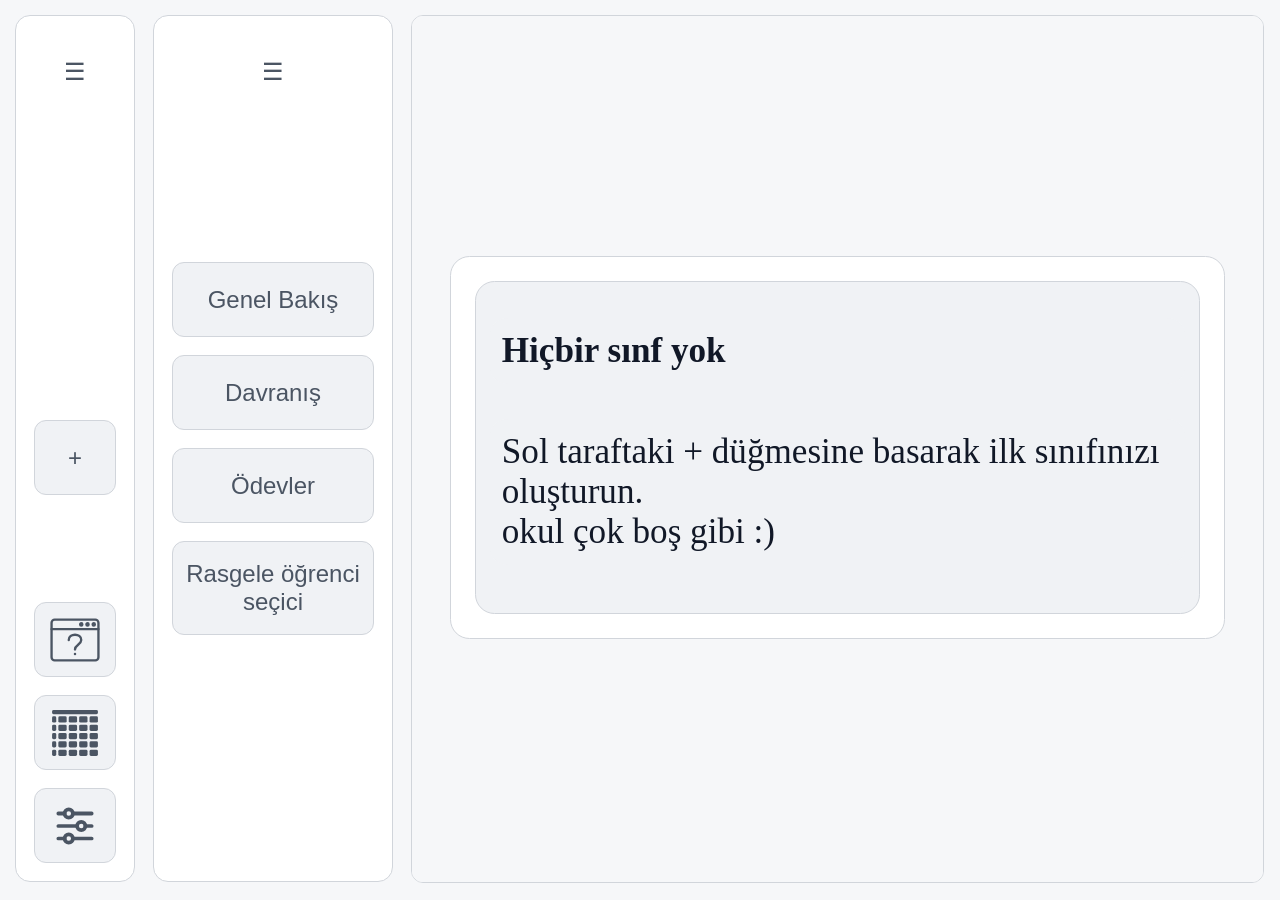
<file: index.html>
<!DOCTYPE html>
<html lang="tr" >
	<head>

		<link rel="icon" href="data:,">
		<meta charset="UTF-8">
		<title>Sınıf Paneli</title>
		<link rel="stylesheet" href="maincss.css">



	</head>

	<body>

		<div id="alertsys">
			<div class="alert">
				<div class="alert-message"></div>

				<input class="alert-input" type="text">

				<div class="alert-buttons">
				    <button class="alert-cancel" onclick="endalerd(false)">Vazgeç</button>
				    <button class="alert-ok" onclick="endalerd(true)">Tamam</button>
				</div>
			</div>
		</div>

		<div id="sinif" class="sidebars">
			<button  onclick="minimize(this)"  class="sizecontrolbtn"          dontremoveme>☰</button>
			<div id="siniflar_yeri">

			</div>
			<button onclick="add_class()"      class="DoNotFocusMe"            dontremoveme>+</button>

			<div class="settings">
						<button class="a3dotbutons inside1 ">⋯</button>
				<div id="inside1div" class="inside1">
						<button  class="a3dotbutons inside2 ">⋯</button>
				<div id="inside2div" class="inside2">
						<button  class="a3dotbutons inside3 ">⋯</button>
				<div id="inside3div" class="inside3">
							<button onclick="changeViewtosetrings(this,'help')" class="settings helpbtn"   dontremoveme></button>
				</div>
							<button onclick="changeViewtosetrings(this,'dersprog')" class="settings dersprog"  dontremoveme></button>
				</div>
							<button onclick="changeViewtosetrings(this)" class="settings frsettingsbtn"  dontremoveme></button>
				
				</div>
				
			</div>
			
		</div>

		<div id="ictaraf">

			<div id="islev" class="sidebars">
				<button class="sizecontrolbtn" onclick="minimize(this)"                  >☰                     </button>
				<button                        onclick="changeView('genel',this)"        >Genel Bakış           </button>
				<button                        onclick="changeView('davranislar',this)"  >Davranış              </button>
				<button                        onclick="changeView('odevler',this)"      >Ödevler               </button>
				<button                        onclick="changeView('rastgele',this)"     >Rasgele öğrenci seçici</button>
			</div>

			<iframe id="viewer">
			</iframe>

		</div>

		<!-- load save embed -->
		<script>
		    function save(key, value) {
		        localStorage.setItem(key, JSON.stringify(value));
		    }
		
		    function load(key) {
		        const data = localStorage.getItem(key);
			
		        if (data === null) {
		            throw new Error(`localStorage içinde "${key}" bulunamadı.`);
		        }
			
		        return JSON.parse(data);
		    }
		</script>

		<!-- styleheper embed -->
		<script>
					

			function focus_element(frame_id,me) {
			    const elemanlar = document.getElementById(frame_id).children;

			    let exeption = false
				let originalColor
			    if (me.dataset.selected == "true"){
			        exeption = true
			    }
			
			
			    for (const eleman of elemanlar) {
			        if (eleman != me){
			            eleman.style.backgroundColor = "";
			            eleman.dataset.selected = false
			        }
				
				
			    }
			
			    if ((!me.classList.contains("DoNotFocusMe") ) && ( !exeption)){
				
					if (me.dataset.originalColor === undefined){
						originalColor = getComputedStyle(me).backgroundColor;
					}else{
						originalColor = me.dataset.originalColor 
					}
			        
				
			        me.style.backgroundColor = `
			        color-mix(
			            in srgb,
			                ${originalColor} calc(100% - var(--focus-mix-ratio)),
			                var(--focus-mix-color) var(--focus-mix-ratio)
			                )
			            `;
			        me.dataset.selected = true
					me.dataset.originalColor = originalColor
				
			    }
			    document.querySelectorAll("button").forEach(button => {
			    [...button.childNodes].forEach(node => {
			        if (node.nodeType === Node.TEXT_NODE && node.textContent.trim()) {
			            const span = document.createElement("span");
			            span.textContent = node.textContent;
			            node.replaceWith(span);
			        }
			    });
			});
			}

			const alertBaseDPR = window.devicePixelRatio;

			function updateAlertScale() {
			    const browserZoom = window.devicePixelRatio / alertBaseDPR;
			
			    document.querySelectorAll("#alertsys .alert").forEach(alert => {
			        alert.style.transform = `scale(${1 / browserZoom})`;
			    });
			}

			window.addEventListener("resize", updateAlertScale);
			updateAlertScale();

		</script>

		<script>
			let developer = false;
			let class_delete_mode;
			let classes;
			let was_setringns_opend = false;
			let selected_fn;
			let selected_class;
			let setrings;
			let emtyDocelementfornullfocusfocusing = document.createElement("div")
			
			try {
				setrings = load("setrings");
				settings_changed()
			} catch {
				setrings = {};
				save("setrings",setrings)
			}

			try {
				classes = load("classes");
			} catch {
				classes = [];
			}

			for (const key in classes) {
				addToclaslist(classes[key]);
			}

			function class_key(text) {
				return text
			}

			async function add_class(init = false) {
				const text = await beter_alert("prompt str", "Sınıf adı giriniz");
				
				if (text === null) {
					return;
				}
			
				const displayname = text.trim();
			
				if (displayname === "") {
					await beter_alert("alert", "Sınıf adı boş olamaz");
					return;
				}
			
				const key = class_key(displayname);
			
				for (const item of classes) {
					if (class_key(item) === key) {
						await beter_alert("alert", "Bu sınıf zaten var");
						return;
					}
				}
			
				classes.push(displayname);
				save("classes", classes);
			
				const btn = addToclaslist(displayname);

				
			}

			function addToclaslist(classname) {
				const frame = document.getElementById("sinif").children[1];
			
				const btn = document.createElement("button");
				btn.textContent = classname;
				btn.onclick = () => select_class(classname,btn);
				btn.id = `class_name_${classname}`
				const target = frame.children[frame.children.length - 0];
			
				frame.insertBefore(btn, target);

				return btn
			}

			document.addEventListener("keydown", (event) => {
				if (event.key === "Delete" || event.key === "Backspace") {
					class_delete_mode = true;
					document.getElementById("sinif").classList.add("get_redy_for_remove")
				}
			});

			document.addEventListener("keyup", (event) => {
				if (event.key === "Delete" || event.key === "Backspace") {
					class_delete_mode = false;
					document.getElementById("sinif").classList.remove("get_redy_for_remove")
				}
			});
			
			const pages = {
                placeHolder  :   "pages/place-holder-for-init.html",
				genel        :   "pages/genelbakis.html",
				davranislar  :   "pages/davranislar.html",
				odevler      :   "pages/odevler.html",
				rastgele     :   "pages/rastgele-ogrenci.html",
				ayarlar      :   "pages/setrings.html",
				help         :   "pages/help.html",
				dersprog     :	 "pages/ders prog indev.html"
			}
			if(developer){
				pages["dersprog"] = "pages/ders prog.html"
			}
			function select_class(text,me) {
				if (was_setringns_opend ){
					was_setringns_opend = false
					try{
						focus_element("inside3div",emtyDocelementfornullfocusfocusing)
						focus_element("inside2div",emtyDocelementfornullfocusfocusing)
						focus_element("inside1div",emtyDocelementfornullfocusfocusing)
						selected_fn.click()
					}
					catch{
						changeView("genel",document.getElementById("islev").children[1])
					}
					
				}
				if (class_delete_mode){
					delClass(text)
					return
				}
				selected_class = me

				focus_element("sinif",emtyDocelementfornullfocusfocusing)
				focus_element("siniflar_yeri",me)

				save("selected_class", text);

				save("class_change_signal", Date.now());
			}

			async function delClass(text) {
				class_delete_mode = false
				if (!await beter_alert("confirm", "Bu işlem geri alınamaz!\nDevam etmek istediğinizden emin misiniz?")){
					return
				}
				const key = text
				const i = classes.findIndex(item => class_key(item) === key);
				if (i !== -1) {
					classes.splice(i, 1);
				}
			
				save("classes", classes);


				localStorage.removeItem(`${key}`);

				let btn = document.getElementById(`class_name_${text}`)
				btn.remove();
			

			}

			function changeView(pageName, me,focus_elementgrup = "islev",bypass_chek = false) {
                if (classes.length === 0 && bypass_chek === false) {
                	return
                }
				if (was_setringns_opend ){
					was_setringns_opend = false
					try{
						focus_element("inside3div",emtyDocelementfornullfocusfocusing)
						focus_element("inside2div",emtyDocelementfornullfocusfocusing)
						focus_element("inside1div",emtyDocelementfornullfocusfocusing)
						selected_class.click()
						
					
					} catch {

					}
				}

				
				
                
				focus_element(focus_elementgrup,me)
                
				const viewer = document.getElementById("viewer");
				const url = new URL(pages[pageName], window.location.href).href
				viewer.contentWindow.location.replace(url)
				selected_fn = me
			}

			/** @param {HTMLElement} me*/
			function minimize(me){
				let bar = me.parentElement
				bar.classList.toggle("mini_mode")
			}


			function changeViewtosetrings(me,page="ayarlar") {
				was_setringns_opend = true
				focus_element("sinif",emtyDocelementfornullfocusfocusing)
				focus_element("islev",emtyDocelementfornullfocusfocusing)

				focus_element("inside3div",me)
				focus_element("inside2div",me)
				focus_element("inside1div",me)

				focus_element("siniflar_yeri",emtyDocelementfornullfocusfocusing)
				
				const viewer = document.getElementById("viewer");
				const url = new URL(pages[page], window.location.href).href
				viewer.contentWindow.location.replace(url)
			
			}

			window.addEventListener("storage", (event) => {
				if (event.key === "settings_change_signal") {
					settings_changed();
				}
			});

			function settings_changed() {
				const root = document.documentElement;
				setrings = load("setrings");

				if (setrings["darktheam"] !== "auto" && setrings["darktheam"] !== undefined){
					root.setAttribute("theme",setrings["darktheam"] );
					
				}else{
					root.removeAttribute("theme");
					
				}
					
				
			}

			function openinitscr() {
				const viewer = document.getElementById("viewer");
				viewer.src = pages["placeHolder"];

			}
            try{
                select_class(load("selected_class"),document.getElementById(`class_name_${load("selected_class")}`))
                changeView("genel",document.getElementById("islev").children[1])
                
            } catch {
                save("selected_class","")
				openinitscr()
            }
 
			function oto_sizer_formenu(){
				let genislik = window.innerWidth

				let islev = document.getElementById("islev")
				let sinif = document.getElementById("sinif")
    			if (genislik <= 950) {
    			    islev.classList.add      ("mini_mode")
					sinif.classList.add      ("mini_mode")
    			} 
				else if (genislik <= 1250) {
					islev.classList.add      ("mini_mode")
					sinif.classList.remove   ("mini_mode")
    			} 
				else {
    			    islev.classList.remove   ("mini_mode")
					sinif.classList.remove   ("mini_mode")
    			}
			}
			window.addEventListener("resize", oto_sizer_formenu);
			oto_sizer_formenu()

			let alert_done = false;
			let alert_return;
			let alert_mode;

			function wait_until_true() {
			    return new Promise(resolve => {
			        let check = setInterval(() => {
			            if (alert_done) {
			                clearInterval(check);
			                resolve();
			            }
			        }, 10);
			    });
			}

			

			async function beter_alert(mode, message = "") {
			
			    let alertsys    = document.getElementById("alertsys");
			    let alerttxt    = alertsys.querySelector(".alert-message");
			    let alertinput  = alertsys.querySelector(".alert-input");
			    let alertcancel = alertsys.querySelector(".alert-cancel");
			    let alertok     = alertsys.querySelector(".alert-ok");
			
			    alert_done = false;
			    alert_return = undefined;
			    alert_mode = mode;
			
			    alerttxt.textContent = message;
			    alertinput.value = "";
			
			
			
			    if (mode === "prompt str")
			    {
			        alertinput.style.display = "block";
			        alertcancel.style.display = "block";
				
			        alertinput.type = "text";
			        alertinput.inputMode = "text";
			        alertinput.onbeforeinput = null;
			    }
			    else if (mode === "prompt int")
			    {
			        alertinput.style.display = "block";
			        alertcancel.style.display = "block";
				
			        alertinput.type = "text";
			        alertinput.inputMode = "numeric";
				
			        alertinput.onbeforeinput = (event) => {
			            if (
			                event.data !== null &&
			                !/^\d+$/.test(event.data)
			            ) {
			                event.preventDefault();
			            }
			        };
			    }
			    else if (mode === "alert")
			    {
			        alertinput.style.display = "none";
			        alertcancel.style.display = "none";
				
			        alertinput.onbeforeinput = null;
			    }
			    else if (mode === "confirm")
			    {
			        alertinput.style.display = "none";
			        alertcancel.style.display = "block";
				
			        alertinput.onbeforeinput = null;
			    }
			    else
			    {
			        throw new Error("Geçersiz alert modu: " + mode);
			    }
			
			
			
			    alertsys.classList.add("aktif");

			    if (mode === "prompt str" || mode === "prompt int") {
			        alertinput.focus();
			    }
			    else {
			        alertok.focus();
			    }

			    alertsys.onkeydown = (event) => {
			        if (event.key === "Escape") {
			            event.preventDefault();
			            endalerd(false);
			        }
			        else if (event.key === "Enter") {
			            event.preventDefault();
			            endalerd(true);
			        }
			    };
			
			    await wait_until_true();
			
			    alertsys.classList.remove("aktif");
			    alertsys.onkeydown = null;
			
			
			
			    if (mode === "prompt str")
			    {
			        if (alert_return === false) {
			            return null;
			        }
				
			        return alertinput.value;
			    }
			    else if (mode === "prompt int")
			    {
			        if (alert_return === false) {
			            return null;
			        }
				
			        return Number(alertinput.value);
			    }
			    else if (mode === "alert")
			    {
			        return undefined;
			    }
			    else if (mode === "confirm")
			    {
			        return alert_return;
			    }
			}


			function endalerd(parametre){
				alert_return = parametre
				alert_done = true;
			}
			
		</script>
		
	</body>
</html>
</file>
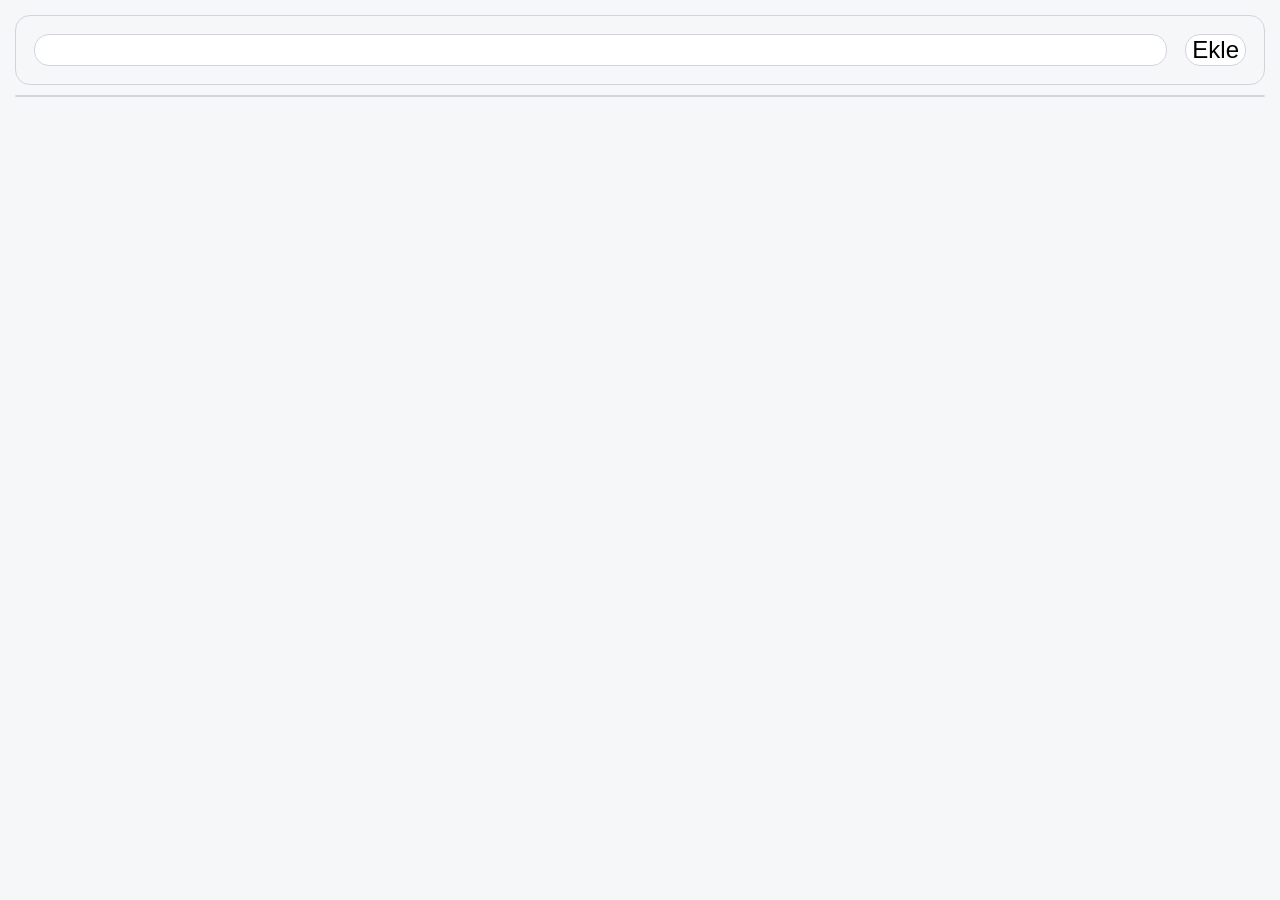
<file: pages/davranislar.html>
<!DOCTYPE html>
<html lang="tr" >
<head>
    <meta charset="UTF-8">
    <link rel="stylesheet" href="../maincss.css">
    <style>
        body{
            display: flex;
            flex-direction: column;
            gap: 10px
        }
    </style>
</head>
<body>

    <div id="inputboxfornevporsen">
        <input id="inputtext" type="text">
        <button class="addbuten" likey-be="button" onclick="addFrom_button()">Ekle</button>
    </div>
    <table class="students" id="table_in_Davranis">
        <tbody>
            
        </tbody>
    </table>

    <script src="students.js"></script>

</body>
</html>
</file>
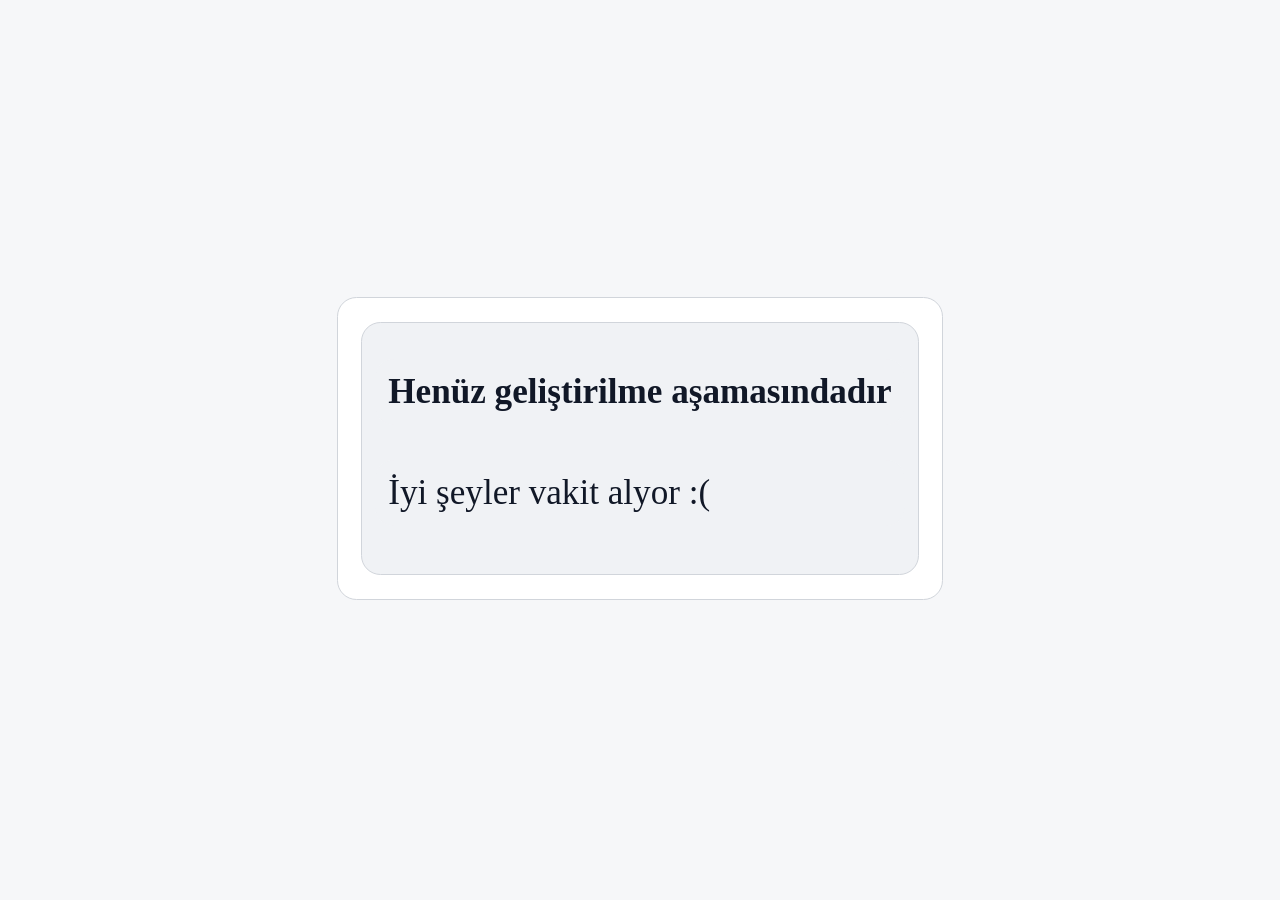
<file: pages/ders prog indev.html>
<!DOCTYPE html>
<html lang="tr" >
<head>
    <meta charset="UTF-8">
    <link rel="stylesheet" href="../maincss.css">
    <link rel="stylesheet" href="Wcssforplaceholder.css">
</head>
<body>

    <div class="placeholder">

        <div class="placeholder_text">
            <h1>Henüz geliştirilme aşamasındadır</h1>
            <p>İyi şeyler vakit alyor :(</p>

        </div>
    </div>

    <script>
        function updateTheme(){
            const theme = window.top.document.documentElement.getAttribute("theme");

            if (theme === null){
                document.documentElement.removeAttribute("theme");
            }else{
                document.documentElement.setAttribute("theme",theme);
            }
        }

        updateTheme();

        new MutationObserver(updateTheme).observe(
            window.top.document.documentElement,
            {
                attributes:true,
                attributeFilter:["theme"]
            }
        );
    </script>

</body>
</html>
</file>
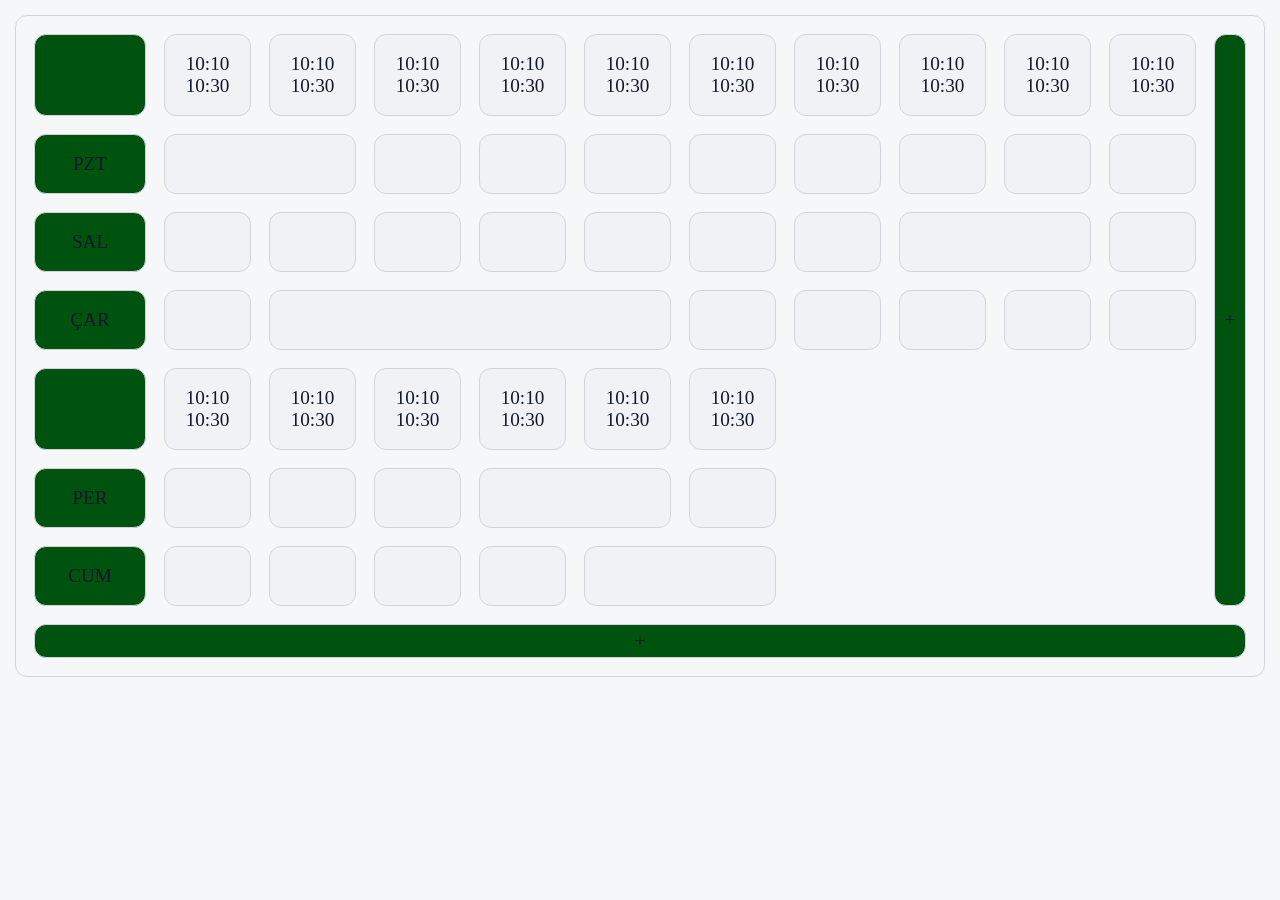
<file: pages/ders prog.html>
<!DOCTYPE html>
<html lang="tr" >
<head>
    <meta charset="UTF-8">
    <link rel="stylesheet" href="../maincss.css">
    <style>
        body{
            display: flex;
            flex-direction: column;
            gap: 10px
        }
    </style>
</head>
<body>


    <table class="students" id="table_in_Ders_programı">
        <tbody>
            <tr>
                <td></td> 
                <td>10:10<br>10:30</td>
                <td>10:10<br>10:30</td>
                <td>10:10<br>10:30</td>
                <td>10:10<br>10:30</td>
                <td>10:10<br>10:30</td>
                <td>10:10<br>10:30</td>
                <td>10:10<br>10:30</td>
                <td>10:10<br>10:30</td>
                <td>10:10<br>10:30</td>
                <td>10:10<br>10:30</td>
                <td rowspan="7">+</td>
            
            </tr>
            <tr>
                <td>PZT</td> 
                <td colspan="2"></td>
                <td></td>
                <td></td>
                <td></td> 
                <td></td>
                <td></td>
                <td></td>
                <td></td>
                <td></td>
                
            </tr>
            <tr>
                <td>SAL</td> 
                <td></td>
                <td></td>
                <td></td>
                <td></td> 
                <td></td>
                <td></td>
                <td></td>
                <td colspan="2"></td>
                <td></td>

            </tr>
            <tr>
                <td>ÇAR</td> 
                <td></td>
                <td colspan="4"></td>


                <td></td>
                <td></td>
                <td></td>
                <td></td>
                <td></td>
            </tr>
            <tr>
                <td></td> 
                <td>10:10<br>10:30</td>
                <td>10:10<br>10:30</td>
                <td>10:10<br>10:30</td>
                <td>10:10<br>10:30</td>
                <td>10:10<br>10:30</td>
                <td>10:10<br>10:30</td>

            
            </tr>
            <tr>
                <td>PER</td> 
                <td></td>
                <td></td>
                <td></td>
                <td colspan="2"></td>
                
                <td></td>

            
            </tr>
            <tr>

                <td>CUM</td> 
                <td></td>
                <td></td>
                <td></td>
                
                <td></td>
                <td colspan="2"></td>

            </tr>
            <tr>                
                <td colspan="12">+</td>
            </tr>
        </tbody>
    </table>


    <script src="students.js"></script>

</body>
</html>
</file>
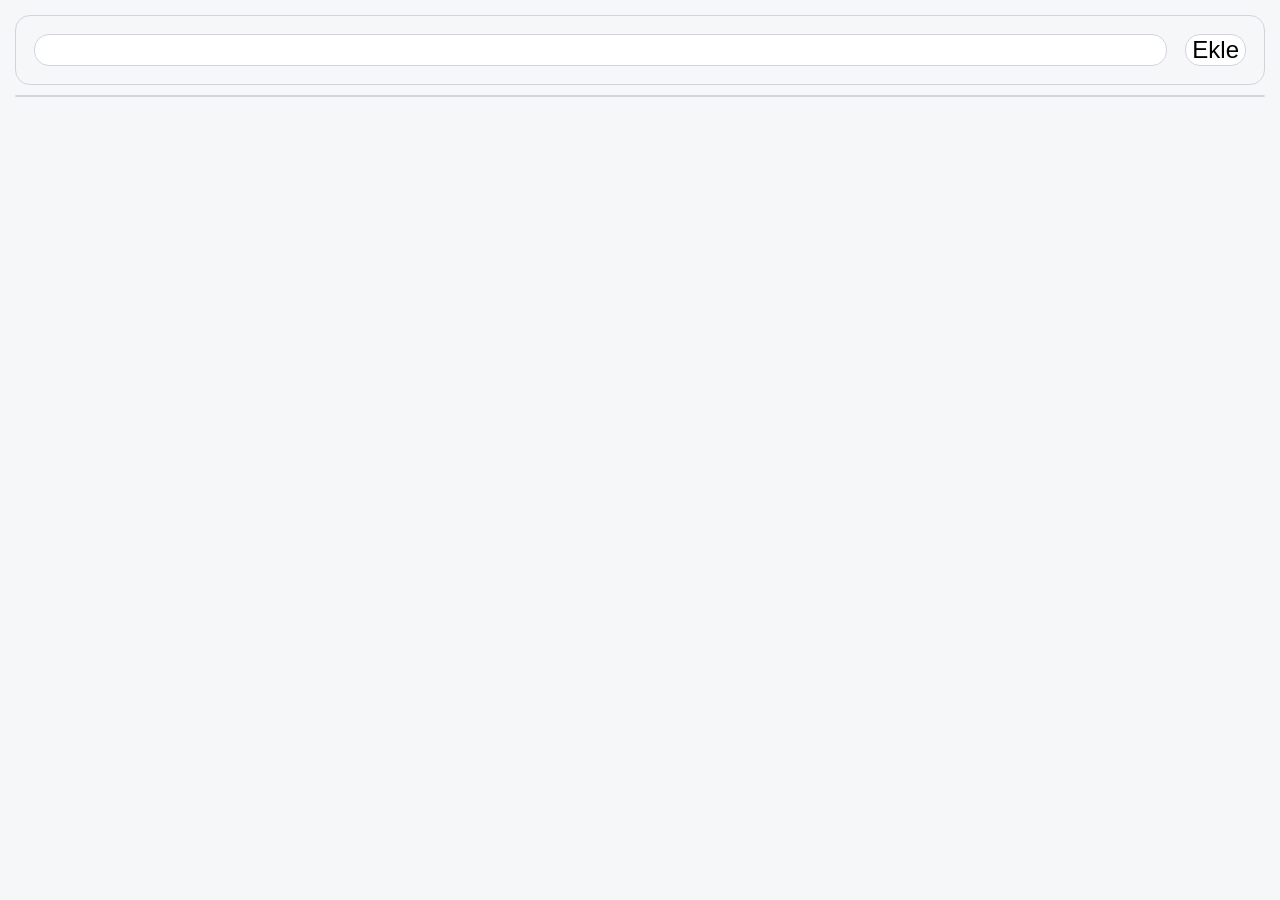
<file: pages/genelbakis.html>
<!DOCTYPE html>
<html lang="tr" >
<head>
    <meta charset="UTF-8">
    <link rel="stylesheet" href="../maincss.css">
    <style>
        body{
            display: flex;
            flex-direction: column;
            gap: 10px
        }
    </style>
</head>
<body>

    <div id="inputboxfornevporsen">
        <input id="inputtext" type="text">
        <button class="addbuten" likey-be="button" onclick="addFrom_button()">Ekle</button>
    </div>
    <table class="students" id="table_in_GenelBakis">
        <tbody>
            
        </tbody>
    </table>


    <script src="students.js"></script>

</body>
</html>
</file>
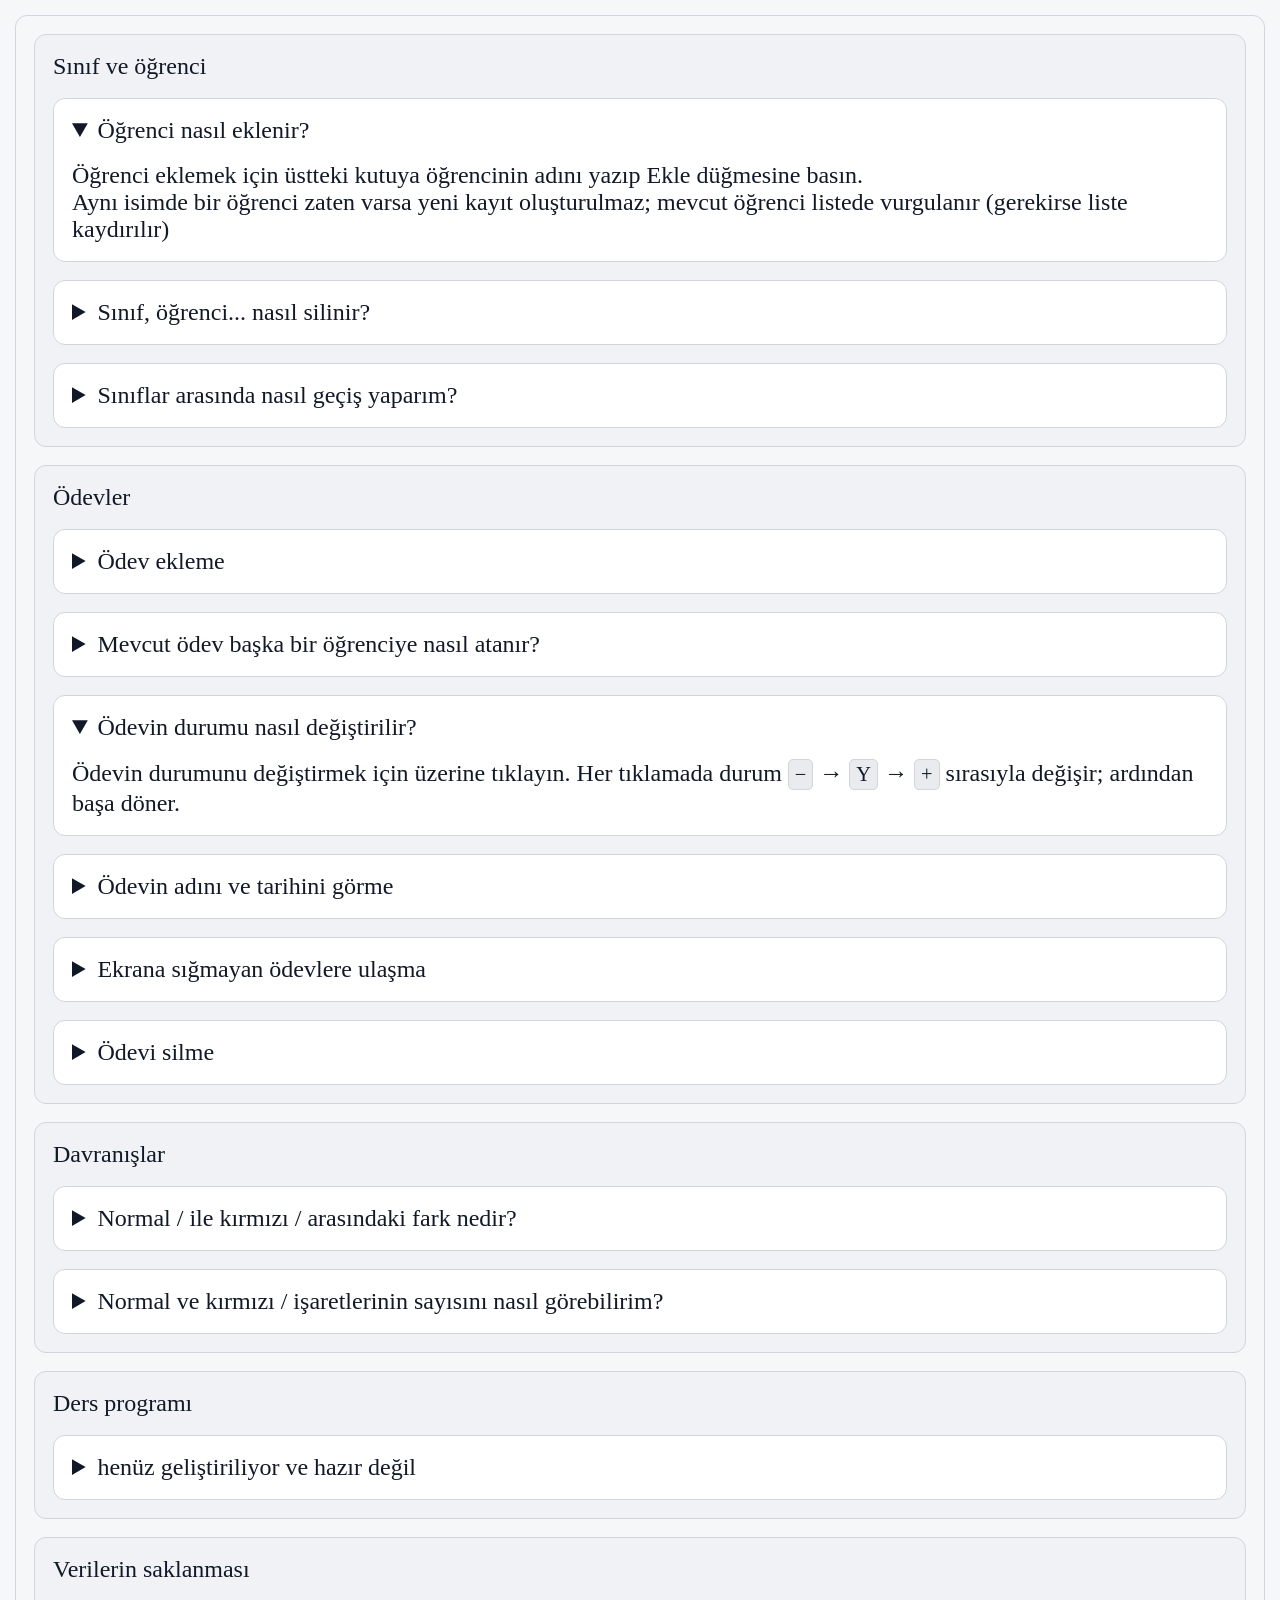
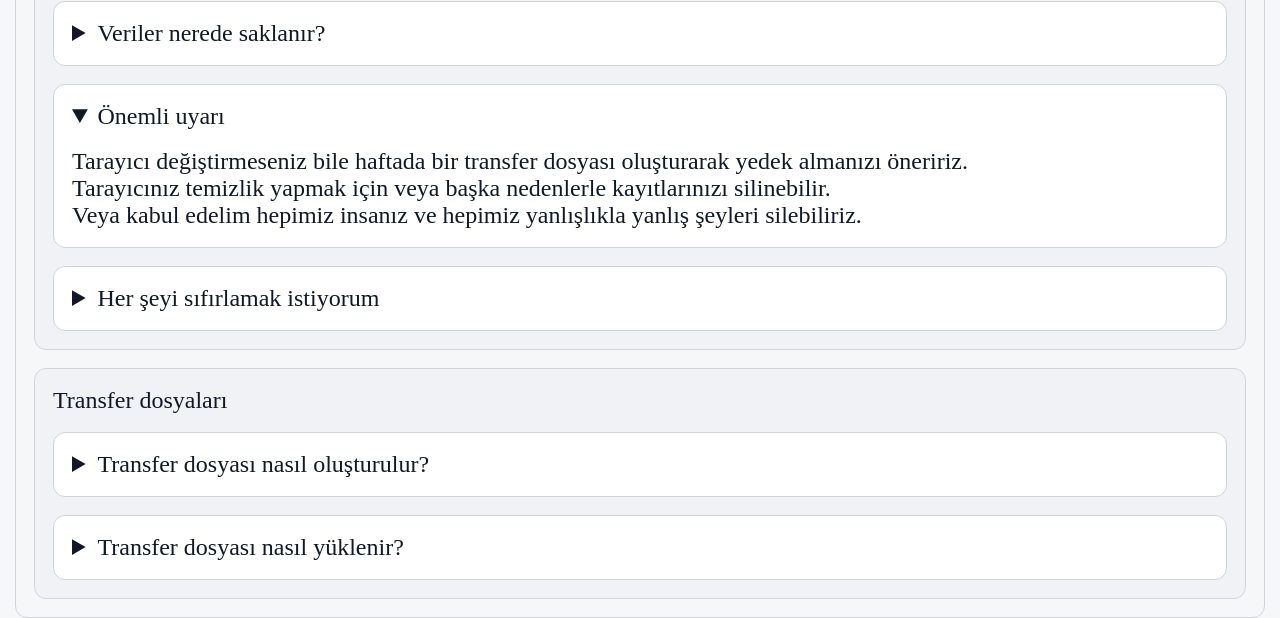
<file: pages/help.html>
<!DOCTYPE html>
<html lang="tr" >
<head>
    <meta charset="UTF-8">
    <link rel="stylesheet" href="../maincss.css">
    <style>
        body{
            display: flex;
            flex-direction: column;
            gap: 10px
        }
    </style>
</head>
<body>


	<div class="students" id="help_pagecontent">
		<div>
			Sınıf ve öğrenci
			<details open>
				<summary>Öğrenci nasıl eklenir?</summary>
				Öğrenci eklemek için üstteki kutuya öğrencinin adını yazıp Ekle düğmesine basın.<br>
				Aynı isimde bir öğrenci zaten varsa yeni kayıt oluşturulmaz; mevcut öğrenci listede vurgulanır (gerekirse liste kaydırılır)
			</details>
			<details>
				<summary>Sınıf, öğrenci... nasıl silinir?</summary>
				<ul>
					<li>
						Sınıfları silmek için iki yöntem vardır:
						<ul>
							<li><a href="#genel_yöntem_for_del">Genel yöntemde</a> belirtildiği gibi ilgili tuşu basılı tutarak silmek istediğiniz sınıfa tıklayın.</li>
							<li>Ayarlar bölümüne girin, silmek istediğiniz sınıfı seçin ve Sil düğmesine basın.</li>
						</ul>
					</li>
					<li>
						Öğrencileri silmek için üç yöntem vardır:
						<ul>
							<li><a href="#genel_yöntem_for_del">Genel yöntemde</a> belirtildiği gibi ilgili tuşu basılı tutarak silmek istediğiniz öğrenciye tıklayın.</li>
							<li>Öğrencinin bulunduğu sınıfı açın ve öğrencinin yanındaki çöp kutusu simgesine tıklayın.</li>
							<li>Ayarlar bölümüne girin, önce sınıfı, ardından silmek istediğiniz öğrenciyi seçin ve Sil düğmesine basın.</li>
						</ul>
					</li>
					<li>
						Ödevler
						<ul>
							<li>Ödevi yalnızca bir öğrenciden silmek için <a href="#genel_yöntem_for_del">genel yöntemi</a> uygulayabilirsiniz.</li>
							<li>Ödevi tüm öğrencilerden silmek için <div class="key">Alt</div> veya <div class="key">AltGr</div> tuşunu basılı tutarak <a href="#genel_yöntem_for_del">genel yöntemi</a> uygulayabilirsiniz.</li>
							<li><a href="#Odevler_bolummu">Ödevler</a> hakındaki diğer detaylar <a href="#Odevler_bolummu">Ödevler</a> bölümünde</li>
						</ul>
					</li>
					<li id="genel_yöntem_for_del" >
						Genel yöntem:&nbsp;<div class="key">Delete</div>&nbsp;veya&nbsp;<div class="key">Backspace</div>&nbsp;tuşuna basılı tutarken silmek istediğiniz öğeye tıklayın.
					</li>
					<li>
						Not: eğer önemli bişeyse doğrulama isteyebilir
					</li>
				</ul>
			</details>
			<details>
				<summary>Sınıflar arasında nasıl geçiş yaparım?</summary>
				Sol menüdeki sınıf adına tıklayarak sınıflar arasında geçiş yapabilirsiniz (bunu açıklamak zorunda kaldığıma inanmak istemiyorum)
			</details>
			
		</div>
		<div id="Odevler_bolummu">
			Ödevler
			<details>
				<summary>Ödev ekleme</summary>
				<ul>
					<li>Tüm sınıfa ödev eklemek için öğrenci listesinin sağındaki uzun + düğmesine basın.</li>
					<li>Yalnızca bir öğrenciye ödev eklemek için öğrencinin kendi satırındaki + düğmesini kullanın.</li>
					<li>Varsayılan olarak <div class="key">−</div> yapılır</li>
				</ul>
			</details>
			<details>
				<summary>Mevcut ödev başka bir öğrenciye nasıl atanır?</summary>
				<div class="key">Alt</div> veya <div class="key">AltGr</div> tuşunu basılı tutarak öğrencinin satırındaki ilgili ödevin boş kutusuna tıklayın.
			</details>
			<details open>
				<summary>Ödevin durumu nasıl değiştirilir?</summary>
				Ödevin durumunu değiştirmek için üzerine tıklayın. Her tıklamada durum <div class="key">−</div> → <div class="key">Y</div> → <div class="key">+</div>  sırasıyla değişir; ardından başa döner.
			</details>
			<details>
				<summary>Ödevin adını ve tarihini görme</summary>
				Fareyi ilgili ödev kutusunun üzerine getirdiğinizde açılan bilgi kutusunda ödevin adı ve tarihi gösterilir.
			</details>
			<details>
				<summary>Ekrana sığmayan ödevlere ulaşma</summary>
				Fare ödevlerin üzerindeyken tekerleği yukarı veya aşağı çevirerek ödevleri yatay kaydırabilirsiniz (Ekrana da bir yere kadar sığıyor tabii)
			</details>
			<details>
				<summary>Ödevi silme</summary>
				<ul>
					<li>Ödevi yalnızca bir öğrenciden silmek için <a href="#genel_yöntem_for_del">genel silme yöntemi</a> uygulayabilirsiniz.</li>
					<li>Ödevi tüm öğrencilerden silmek için <div class="key">Alt</div> veya <div class="key">AltGr</div> tuşunu basılı tutarak <a href="#genel_yöntem_for_del">genel silme yöntemini</a> uygulayabilirsiniz.</li>
					<li>Ödev, tanımlı olduğu son öğrenciden de silindiğinde tamamen kaldırılır.</li>
				</ul>
			</details>
		</div>
		<div>
			Davranışlar
			<details>
				<summary>Normal / ile kırmızı / arasındaki fark nedir?</summary>
				<ul>
					<li>Normal / silinebilir; daha hafif, affedilebilir davranışlar için kullanılır.</li>
					<li>Kırmızı / silinemez; daha ciddi, affedilemez davranışlar için kullanılır.</li>
				</ul>
			</details>

			<details>
				<summary>Normal ve kırmızı / işaretlerinin sayısını nasıl görebilirim?</summary>
				Fareyi öğrencinin / işaretlerinin üzerine getirdiğinizde normal ve kırmızı / sayıları ayrı ayrı gösterilir.
			</details>
			
			
		</div>
		<div>
			Ders programı
			<details>
				<summary>henüz geliştiriliyor ve hazır değil</summary>
				henüz geliştiriliyor ve hazır değil :(
			</details>
			
		</div>
		<div>
			Verilerin saklanması
			<details>
				<summary>Veriler nerede saklanır?</summary>
				<ul>
					<li>Veriler tarayıcınızın localStorage alanında saklanır.</li>
					<li>Tarayıcı veya cihaz değiştirmek için <a href="#transfer_dosyası_bolummu">transfer dosyası</a> oluşturmanız gerekir.</li>
				</ul>
			</details>
			<details open>
				<summary>Önemli uyarı</summary>
				Tarayıcı değiştirmeseniz bile haftada bir <a href="#transfer_dosyası_bolummu">transfer dosyası</a> oluşturarak yedek almanızı öneririz. <br>
				Tarayıcınız temizlik yapmak için veya başka nedenlerle kayıtlarınızı silinebilir.<br>
				Veya kabul edelim hepimiz insanız ve hepimiz yanlışlıkla yanlış şeyleri silebiliriz.
			</details>
			<details>
				<summary>Her şeyi sıfırlamak istiyorum</summary>
				Ayarlar bölümündeki Her şeyi sil düğmesine basarak tüm sınıfları, öğrencileri, kayıtları ve ayarları silebilirsiniz.<br>
				Uyarı: Bu işlem geri alınamaz.
			</details>
		</div>
		<div id="transfer_dosyası_bolummu">
			Transfer dosyaları
			<details>
				<summary>Transfer dosyası nasıl oluşturulur?</summary>
				Ayarlar bölümündeki Transfer dosyası oluştur seçeneğine basarak dosyayı oluşturup indirebilirsiniz.
			</details>

			<details>
				<summary>Transfer dosyası nasıl yüklenir?</summary>
				Ayarlar bölümündeki Transfer dosyası yükle seçeneğine basarak dosyanızı seçip yükleyebilirsiniz.
			</details>

		</div>
	</div>
	<script>
		document.querySelectorAll('#help_pagecontent a[href^="#"]').forEach(link => {
			link.addEventListener("click", event => {
				if (event.ctrlKey || event.metaKey || event.shiftKey || event.altKey) return;
			
				const target = document.getElementById(decodeURIComponent(link.hash.slice(1)));
			
				if (!target) return;
			
				let parent = target;
			
				while (parent) {
					if (parent.tagName === "DETAILS") {
						parent.open = true;
					}
				
					parent = parent.parentElement;
				}
			
				const rect = target.getBoundingClientRect();
				const visible = rect.top >= 0 && rect.bottom <= document.documentElement.clientHeight;
			
				if (visible) {
					event.preventDefault();
				
					if (location.hash !== link.hash) {
						history.pushState(null, "", link.hash);
					}
				}
			
				target.style.animation = "none";
				void target.offsetWidth;
				target.style.animation = "hedef_vurgusu 4s ease-in-out";
			});
		});
	</script>
</body>
</html>
</file>
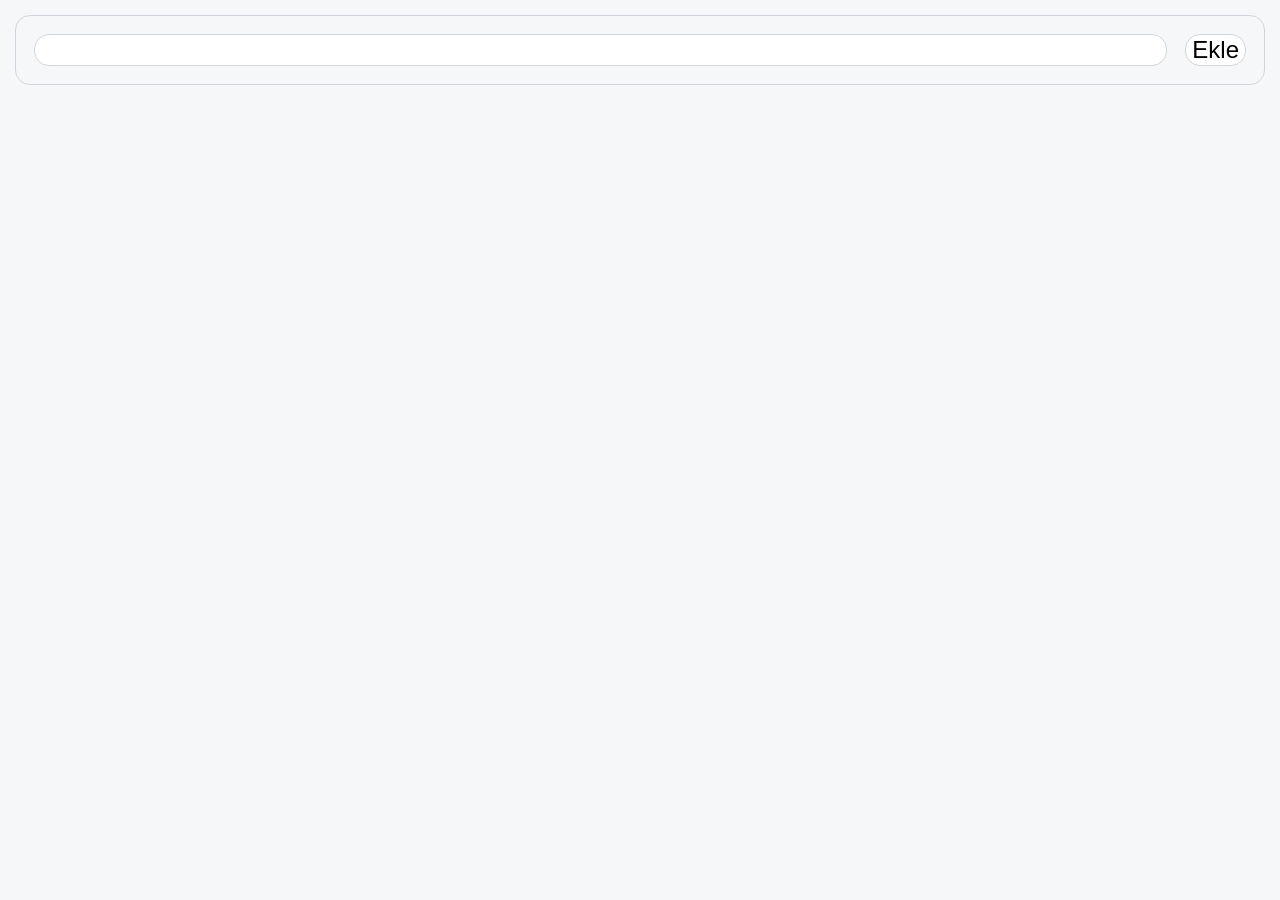
<file: pages/odevler.html>
<!DOCTYPE html>
<html lang="tr" >
<head>
    <meta charset="UTF-8">
    <link rel="stylesheet" href="../maincss.css">
    <style>
        body{
            display: flex;
            flex-direction: column;
            gap: 10px
        }
    </style>
</head>
<body>
    <div id="homework_tooltip"></div>
    <div id="inputboxfornevporsen">
        <input id="inputtext" type="text">
        <button class="addbuten" likey-be="button" onclick="addFrom_button()">Ekle</button>
    </div>
    <table class="students" id="table_in_odevler">
        <tbody>
            <tr> <td id ="for_first_person"></td><td id ="add_suffer_globaly" rowspan="3" onclick="add_home_suffering('___globalmode___')">+</td></tr>
           
        </tbody>
    </table>


    <script src="students.js"></script>

</body>
</html>
</file>
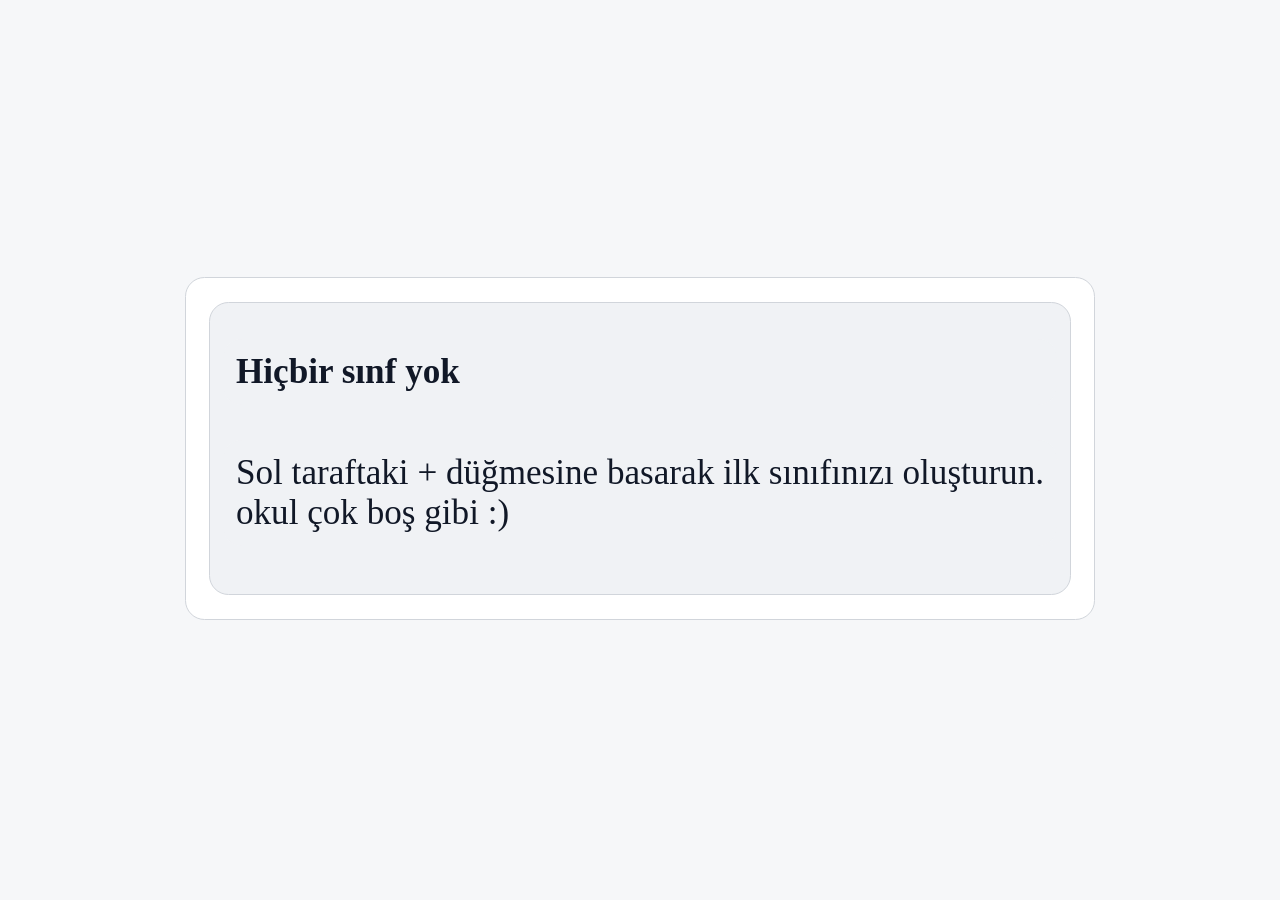
<file: pages/place-holder-for-init.html>
<!DOCTYPE html>
<html lang="tr" >
<head>
    <meta charset="UTF-8">
    <link rel="stylesheet" href="../maincss.css">
    <link rel="stylesheet" href="Wcssforplaceholder.css">
</head>
<body>

    <div class="placeholder">

        <div class="placeholder_text">
            <h1>Hiçbir sınf yok</h1>
            <p>Sol taraftaki + düğmesine basarak ilk sınıfınızı oluşturun. <br> okul çok boş gibi :)</p>

        </div>
    </div>

    <script>
        function updateTheme(){
            const theme = window.top.document.documentElement.getAttribute("theme");

            if (theme === null){
                document.documentElement.removeAttribute("theme");
            }else{
                document.documentElement.setAttribute("theme",theme);
            }
        }

        updateTheme();

        new MutationObserver(updateTheme).observe(
            window.top.document.documentElement,
            {
                attributes:true,
                attributeFilter:["theme"]
            }
        );
    </script>

</body>
</html>
</file>
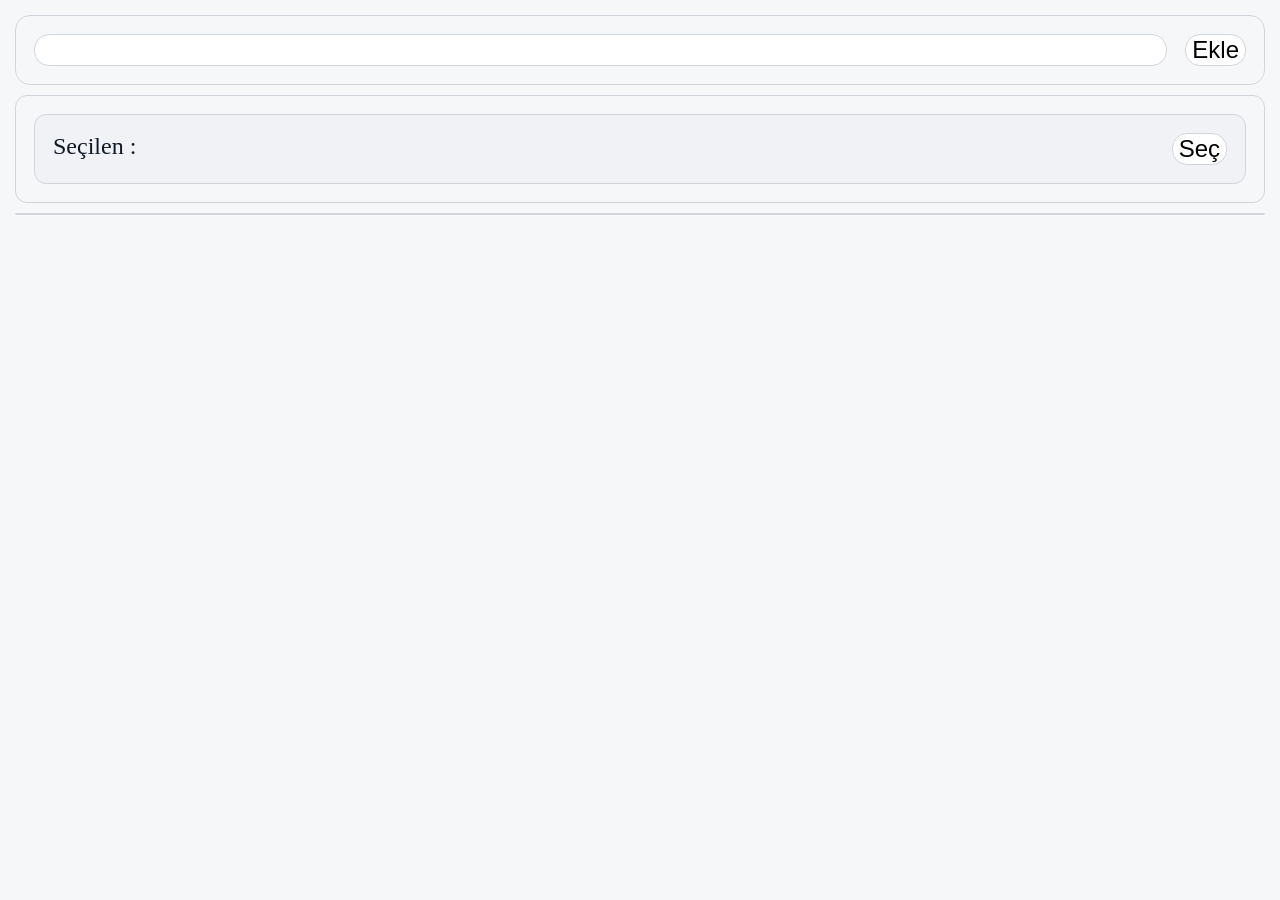
<file: pages/rastgele-ogrenci.html>
<!DOCTYPE html>
<html lang="tr">
<head>
    <meta charset="UTF-8">
    <link rel="stylesheet" href="../maincss.css">
    <style>
        body{
            display: flex;
            flex-direction: column;
            gap: 10px
        }
    </style>
</head>
<body>

    <div id="inputboxfornevporsen">
        <input id="inputtext" type="text">
        <button class="addbuten" likey-be="button" onclick="addFrom_button()">Ekle</button>
    </div>

    <table class="students" id="table_in_Random_student">
        <tbody>
            <tr>
                <td  id = "row_in_table_in_Random_student_lucy_porsen">
                    <div>Seçilen :</div>
                    <button class="addbuten" likey-be="button" onclick="random_student_btn()">Seç</button>
                </td>
            </tr>

        </tbody>
    </table>
    <table class="students" id="table_in_GenelBakis">
        <tbody>

        </tbody>
    </table>



    <script src="students.js"></script>

</body>
</html>
</file>
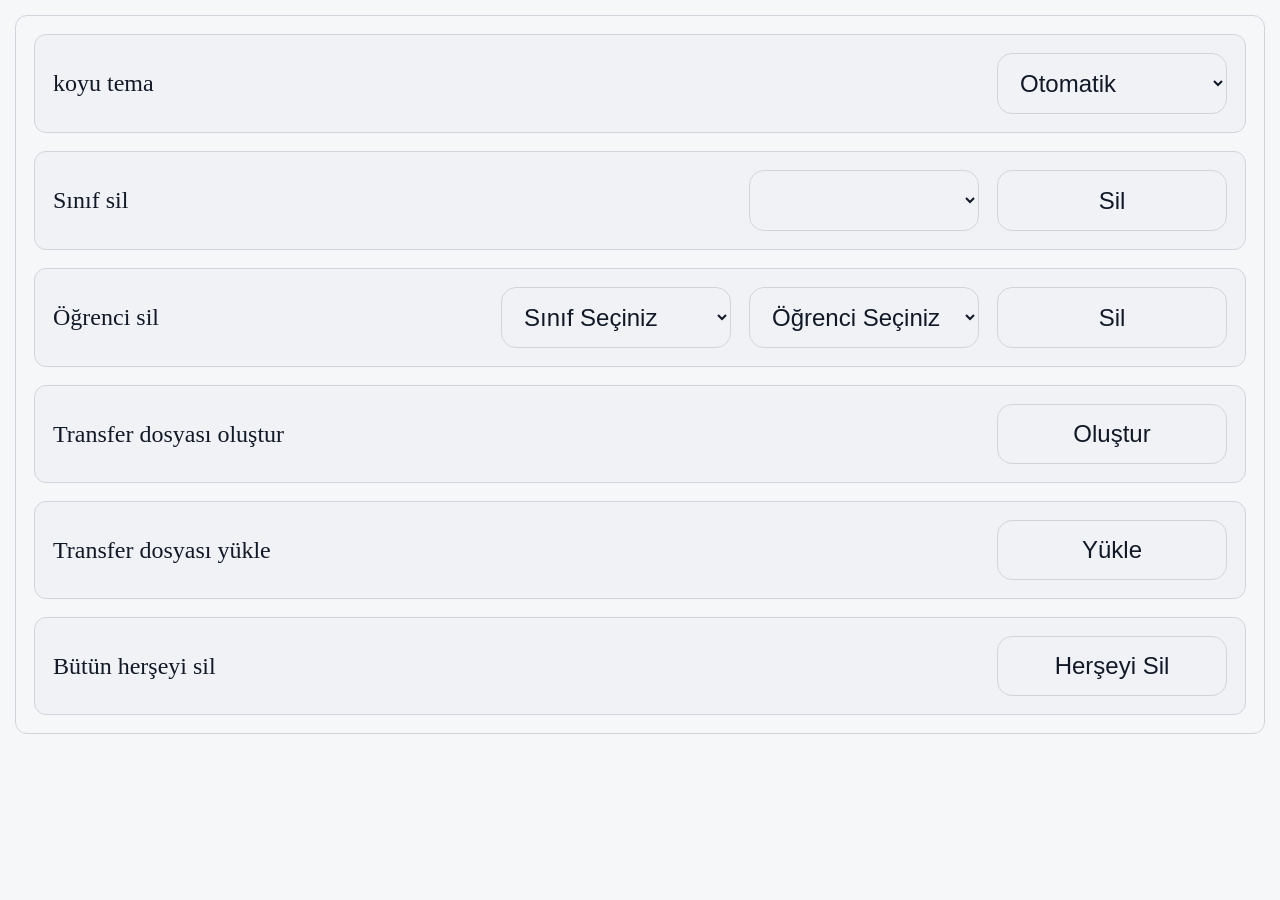
<file: pages/setrings.html>
<!DOCTYPE html>
<html lang="tr" >
<head>
    <meta charset="UTF-8">
    <link rel="stylesheet" href="../maincss.css">
    <style>
        body{
            display: flex;
            flex-direction: column;
            gap: 10px
        }
    </style>
</head>
<body>


    <table class="students" id="table_in_setrings">
        <tbody>
            <tr id="setrings_grup_for_theme">
                <td>
                    <div>koyu tema</div>
                    <select setring-name="darktheam" likey-be="select">
                        <button>
                            <selectedcontent></selectedcontent>
                        </button>

                        <option value="auto">   Otomatik </option>
                        <option value="dark">   Açık     </option>
                        <option value="light">  Kapalı   </option>
                    </select>

                </td>
            </tr>
            <tr id="setrings_grup_for_delclass">
                <td>
                    <div>Sınıf sil</div>
                    <select likey-be="select">
                        <button>
                            <selectedcontent></selectedcontent>
                        </button>
                        <option value=""></option>
                    </select>
                    <button likey-be="select" onclick="ManageSetrings_grup_for_delclassButton('delete')">Sil</button>

                </td>
            </tr>
            <tr id="setrings_grup_for_delstudent">
                <td>
                    <div>Öğrenci sil</div>
                    <select likey-be="select" onchange="Managesetrings_grup_for_delstudentButton('rinit','student')">
                        <button>
                            <selectedcontent></selectedcontent>
                        </button>
                    
                        <option value="">Sınıf Seçiniz</option>

                    </select>
                    <select likey-be="select">
                        <button>
                            <selectedcontent></selectedcontent>
                        </button>
                    
                        <option value="">Öğrenci Seçiniz</option>

                    </select>
                    <button likey-be="select" onclick="Managesetrings_grup_for_delstudentButton('delete','student')">Sil</button>

                </td>
            </tr>
            <tr>
                <td>
                    <div>Transfer dosyası oluştur</div>
                    <button onclick="transferDosyasiIndir()" likey-be="select">
                        Oluştur
                    </button>


                </td>
            </tr>
            <tr>
                <td>
                    <div>Transfer dosyası yükle</div>
                    <button onclick="transferDosyasiYukle()" likey-be="select">
                        Yükle
                    </button>


                </td>
            </tr>
            <tr>
                <td>
                    <div>Bütün herşeyi sil</div>
                    <button onclick="delAllBtn()" likey-be="select">
                        Herşeyi Sil
                    </button>


                </td>
            </tr>
            
        </tbody>
    </table>


    <script src="setrings.js"></script>

</body>
</html>
</file>
<file: maincss.css>
/*#region*/
/*====================================================*/
/*| DEĞİŞKENLER VE RENKLER                           |*/
/*#region=============================================*/

:root{
    --trash-icon:         url("[data-uri]");
	--help-page-icon:     url("[data-uri]");
    --dersprog-page-icon: url("[data-uri]");
    --settings-page-icon: url("[data-uri]");
    --border-size: 1.5px;

    --radius: 15px;
    --gap: 18px;

    /* DARK TOKENS */
    --dark-hover-mix-color: white;
    --dark-hover-mix-ratio: 14%;
    --dark-focus-color: rgba(255, 255, 255, 1);
    --dark-focus-mix-ratio: 20%;
    --dark-border-color: #2a2a2a;

    --dark-bg-main: #0f0f10;
    --dark-bg-panel: #161618;
    --dark-bg-soft: #1e1e21;
    --dark-bg-softer: #252528;

    --dark-text-main: #eaeaea;
    --dark-text-soft: #bdbdbd;

    /* LIGHT TOKENS */
    --light-hover-mix-color: black;
    --light-hover-mix-ratio: 6%;
    --light-focus-color: rgb(0, 0, 0);
    --light-focus-mix-ratio: 14%;
    --light-border-color: #d1d5db;

    --light-bg-main: #f6f7f9;
    --light-bg-panel: #ffffff;
    --light-bg-soft: #f0f2f5;
    --light-bg-softer: #e9ebee;

    --light-text-main: #111827;
    --light-text-soft: #4b5563;
}
/*#endregion*/
/*====================================================*/
/*| TEMA                                             |*/
/*#region=============================================*/

/* USER FORCED DARK */
:root[theme="dark"]{
    --hover-mix-color: var(--dark-hover-mix-color);
    --hover-mix-ratio: var(--dark-hover-mix-ratio);

    --focus-mix-color: var(--dark-focus-color);
    --focus-mix-ratio: var(--dark-focus-mix-ratio);

    --border-color: var(--dark-border-color);

    --bg-main   : var(--dark-bg-main);
    --bg-panel  : var(--dark-bg-panel);
    --bg-soft   : var(--dark-bg-soft);
    --bg-softer : var(--dark-bg-softer);

    --text-main: var(--dark-text-main);
    --text-soft: var(--dark-text-soft);

    color-scheme: dark;
}

/* USER FORCED LIGHT */
:root[theme="light"]{
    --hover-mix-color: var(--light-hover-mix-color);
    --hover-mix-ratio: var(--light-hover-mix-ratio);

    --focus-mix-color: var(--light-focus-color);
    --focus-mix-ratio: var(--light-focus-mix-ratio);

    --border-color: var(--light-border-color);

    --bg-main   : var(--light-bg-main);
    --bg-panel  : var(--light-bg-panel);
    --bg-soft   : var(--light-bg-soft);
    --bg-softer : var(--light-bg-softer);

    --text-main: var(--light-text-main);
    --text-soft: var(--light-text-soft);

    color-scheme: light;
}

/* OS DARK (NO USER OVERRIDE) */
@media (prefers-color-scheme: dark){
    :root:not([theme]){
        --hover-mix-color: var(--dark-hover-mix-color);
        --hover-mix-ratio: var(--dark-hover-mix-ratio);

        --focus-mix-color: var(--dark-focus-color);
        --focus-mix-ratio: var(--dark-focus-mix-ratio);

        --border-color: var(--dark-border-color);

        --bg-main   : var(--dark-bg-main);
        --bg-panel  : var(--dark-bg-panel);
        --bg-soft   : var(--dark-bg-soft);
        --bg-softer : var(--dark-bg-softer);

        --text-main: var(--dark-text-main);
        --text-soft: var(--dark-text-soft);

        color-scheme: dark;
    }
}

/* OS LIGHT (NO USER OVERRIDE) */
@media (prefers-color-scheme: light){
    :root:not([theme]){
        --hover-mix-color: var(--light-hover-mix-color);
        --hover-mix-ratio: var(--light-hover-mix-ratio);

        --focus-mix-color: var(--light-focus-color);
        --focus-mix-ratio: var(--light-focus-mix-ratio);

        --border-color: var(--light-border-color);

        --bg-main   : var(--light-bg-main);
        --bg-panel  : var(--light-bg-panel);
        --bg-soft   : var(--light-bg-soft);
        --bg-softer : var(--light-bg-softer);

        --text-main: var(--light-text-main);
        --text-soft: var(--light-text-soft);

        color-scheme: light;
    }
}
/*#endregion*/
/*====================================================*/
/*| ANA YERLEŞİM                                     |*/
/*#region=============================================*/

/* GENEL */
html{
    font-size: 150%;
}

body{
    display: grid;
    grid-template-columns: 120px 1fr;
    grid-template-rows: minmax(0, 1fr);

    height: calc(100vh - (30px + var(--border-size)*2));
    margin: 15px;

    background: var(--bg-main);
    color: var(--text-main);
}

body:has(> .mini_mode){
    grid-template-columns: 90px 1fr;
}
/*#endregion*/
/*====================================================*/
/*| ORTAK PANEL STİLLERİ                             |*/
/*#region=============================================*/

/* ORTAK PANEL STİLİ */
#viewer,
.sidebars{
    background: var(--bg-panel);
    border-radius: var(--radius);
}

#ictaraf{
    margin-left: var(--gap)
}

#viewer{
    border: none;
}
/*#endregion*/
/*====================================================*/
/*| SOL KENAR ÇUBUĞU                                 |*/
/*#region=============================================*/

.sidebars{
    display: flex;
    flex-direction: column;
    justify-content: center;
    gap: var(--gap);
    padding: var(--gap);
}

.sidebars > div:not(#sinif > div.settings) > *, .sidebars > :not(#sinif > div.settings), #sinif > div.settings button{
    padding: 18px;
    padding-left: 6px;
    padding-right: 6px;
    border-radius: 12px;
    background: var(--bg-soft);
    color: var(--text-soft);
}

.addbuten{
    background: var(--bg-panel);
    border-radius: var(--radius);
}
/*#endregion*/
/*====================================================*/
/*| İÇERİK ALANI VE VIEWER                           |*/
/*#region=============================================*/

#ictaraf{
    display: grid;
    grid-template-columns: 240px 1fr;
}

#ictaraf:has(> .mini_mode){
    grid-template-columns: 150px 1fr;
}

#ictaraf>*{
    margin-left: var(--gap);
}

#ictaraf > #viewer{
    width: calc(100% - (((var(--gap) + var(--border-size)) * 2) - var(--gap)));
    height: calc(100% + 1.5px - (var(--border-size) * 2));
    border-radius: 12px;
    margin-right: 0;
}

#ictaraf>div:not(#viewer){
    margin-left: 0;
}
/*#endregion*/
/*====================================================*/
/*| SINIF PANELİ                                     |*/
/*#region=============================================*/

/* STICKY PANEL */
#sinif > .setrings{
    position: sticky;
    top: 100%;
    margin-bottom: 15px;
    font-size: 120%;
}

#sinif > div:not(.settings){
    display: flex;
    flex-direction: column;
    gap: var(--gap);

    max-height: none;
    min-height: 0;

    padding: 0 !important;
    margin: 0;
    border: none !important;
    border-radius: 0;
    background: transparent !important;
    overflow-y: auto;
    overflow-x: hidden;
    scroll-snap-type: y proximity;
}

#sinif > div:not(.settings)::-webkit-scrollbar{
    display: none;
}

#sinif > div:not(.settings) > button{
    flex-shrink: 0;
    scroll-snap-align: start;
    scroll-snap-stop: normal;
}

#sinif > div:not(.settings) > button[data-selected="true"]{
    scroll-snap-stop: always;
}
/*#endregion*/
/*====================================================*/
/*| GENEL KENARLIKLAR                                |*/
/*#region=============================================*/

*:not(html,body,#ictaraf){
    border: var(--border-size) solid var(--border-color);
}
/*#endregion*/
/*====================================================*/
/*| FORM ELEMANLARI                                  |*/
/*#region=============================================*/

button,
input,
select,
textarea{
    font-size: inherit;
}
/*#endregion*/
/*====================================================*/
/*| ORTAK ETKİLEŞİMLER                               |*/
/*#region=============================================*/

button,
a,
[likey-be="button"]{
    transition: 0.15s ease;
}

button span{
    display: block;
    max-width: 100%;
    overflow: hidden;
    text-overflow: clip;
    border: unset !important;
}

button:hover,
a:hover,
[likey-be="button"]:hover{
    background-color: color-mix(
        in srgb,
        var(--bg-soft) calc(100% - var(--hover-mix-ratio)),
        var(--hover-mix-color) var(--hover-mix-ratio)
    );
}
/*#endregion*/
/*====================================================*/
/*| TABLOLAR                                         |*/
/*#region=============================================*/

:root{
    --table-surface: var(--bg-panel);
    --table-cell-surface: var(--bg-soft);

    --table-radius: 12px;
    --table-gap: var(--gap);

    --table-padding: 18px;
    --table-header-weight: 600;
}

/* table = layout container */
table{
    width: 100%;
    border-collapse: separate;
    border-spacing: var(--table-gap);
    background: transparent;
    color: var(--text-main);
}

table.students{
    width: calc(100% - 0);
    height: auto;
    border-collapse: separate;
    border-spacing: var(--table-gap);
    background: transparent;
    color: var(--text-main);
    border-radius: var(--table-radius);
}

/* header + cell = surface consumer */
thead th,
tbody td{
    background: var(--table-cell-surface);
    padding: var(--table-padding);
    border-radius: var(--table-radius);
    text-align: left;
    vertical-align: middle;
}

/* header semantics */
thead th{
    color: var(--text-soft);
    font-weight: var(--table-header-weight);
}

table.students .ident > *{
    color: color-mix(in srgb, var(--text-soft) 95%, var(--table-cell-surface) 5%);
    font-weight: var(--table-header-weight);
    background-color: color-mix(in srgb, var(--table-cell-surface) 95%, var(--text-soft) 5%);
}

table.students td:not(#add_suffer_globaly){
    display: flex;
}

table.students td > div{
    width: 100%;
    border: none !important;
}

table.students:not(#table_in_odevler) td > button:not(#row_in_table_in_Random_student_lucy_porsen button, #table_in_setrings button){
    mask: var(--trash-icon) center / 20px no-repeat;
    -webkit-mask: var(--trash-icon) center / 20px no-repeat;
    cursor: pointer;
    background-color: color-mix(in srgb, var(--hover-mix-color) 70%, rgb(0, 0, 0) 30%);
    width: 30px;
    height: 30px;
}

#table_in_odevler button{
    width: 40px;
    height: 30px;
}

table.students:not(#table_in_odevler) td > button:hover:not(#row_in_table_in_Random_student_lucy_porsen > button, #table_in_setrings button){
    background-color: color-mix(in srgb, var(--hover-mix-color) 30%, rgb(255, 0, 0) 70%);
}

/* interaction = global hover system */
tbody tr:hover:not(:has(> #add_suffer_globaly:hover)) > td:not(#add_suffer_globaly),
#add_suffer_globaly:hover{
    background-color: color-mix(
        in srgb,
        var(--table-cell-surface) calc(100% - var(--hover-mix-ratio)),
        var(--hover-mix-color) var(--hover-mix-ratio)
    );
}

/* density override (token-based) */
table[data-density="compact"]{
    --table-padding: 12px;
}

/* alignment helpers */
th[data-align="center"],
td[data-align="center"]{
    text-align: center;
}

th[data-align="right"],
td[data-align="right"]{
    text-align: right;
}

/* muted/meta cells */
td[data-muted]{
    color: var(--text-soft);
}

table{
    max-width: 100%;
    table-layout: fixed;
}
/*#endregion*/
/*====================================================*/
/*| GİRİŞ ALANI VE YARDIMCILAR                       |*/
/*#region=============================================*/

#inputboxfornevporsen{
    display: flex;
    padding: var(--gap);
    gap: var(--gap);
    border-radius: var(--radius);
}

#inputboxfornevporsen input{
    flex: 1;
    border-radius: var(--radius);
    padding-left: var(--gap);
    padding-right: var(--gap);
}

.ident{
    scroll-margin-top: calc(var(--gap)/2);
    scroll-margin-bottom: calc(var(--gap)/2);
}

#sinif{
    position: relative;
    display: grid;
    grid-template-columns: 1fr;
    grid-template-rows: minmax(max-content, 1fr) minmax(0, max-content) auto minmax(max-content, 1fr);
    min-height: 0;
}

#sinif > .sizecontrolbtn{
    align-self: start;
    margin-bottom: 0;
}

input{
    width: 100%;
}

#sinif > div.settings{

    display: flex;
    flex-direction: column;
    gap: var(--gap);
    border: none;
    align-self: end;
    margin-top: 0;
}

#sinif > div.settings div{
    display: contents;
}
/*#endregion*/
/*====================================================*/
/*| SELECT / AÇILIR LİSTE                            |*/
/*#region=============================================*/

.select,
[likey-be="select"],
.select::picker(select),
[likey-be~="select"]::picker(select){
    appearance: base-select;
}

.select,
[likey-be="select"]{
    max-width: 230px;
    min-width: 230px;

    padding: 15px 18px;
    border-radius: var(--radius);
    background: var(--bg-soft);
    color: var(--text-main);
    cursor: pointer;
    transition: 0.15s ease;
}

.select,
[likey-be="select"] > button {
    border: none !important;
}
selectedcontent {
    border: 0px !important;
}
.select:hover,
[likey-be="select"]:hover{
    background-color: color-mix(
        in srgb,
        var(--bg-soft) calc(100% - var(--hover-mix-ratio)),
        var(--hover-mix-color) var(--hover-mix-ratio)
    );
}

.select:focus,
[likey-be="select"]:focus{
    outline: none;
    background-color: color-mix(
        in srgb,
        var(--bg-soft) calc(100% - var(--focus-mix-ratio)),
        var(--focus-mix-color) var(--focus-mix-ratio)
    );
}

.select::picker-icon,
[likey-be="select"]::picker-icon{
    color: var(--text-soft);
    font-size: 90%;
    transition: 0.15s ease;
}

.select:open::picker-icon,
[likey-be="select"]:open::picker-icon{
    transform: rotate(180deg);
}

.select::picker(select),
[likey-be="select"]::picker(select){
    margin-top: calc(var(--gap)/4);
    padding: calc(var(--gap)/2);
    border: var(--border-size) solid var(--border-color);
    border-radius: var(--radius);
    background: var(--bg-panel);
    color: var(--text-main);
}

.select option:not(:first-child),
[likey-be="select"] option:not(:first-child) {
    margin-top: calc(var(--gap)/2);
}
.select option:first-of-type,
[likey-be="select"] option:first-of-type {
    margin-top: 0 !important;
}

.select option,
[likey-be="select"] option{
    padding: 15px 18px;
    border-radius: calc(var(--radius) - 3px);
    background: var(--bg-panel);
    color: var(--text-soft);
    cursor: pointer;
    transition: 0.15s ease;
}


.select option:hover,
[likey-be="select"] option:hover{
    background-color: color-mix(
        in srgb,
        var(--bg-soft) calc(100% - var(--hover-mix-ratio)),
        var(--hover-mix-color) var(--hover-mix-ratio)
    );
}

.select option:checked,
[likey-be="select"] option:checked{
    color: var(--text-main);
    background-color: color-mix(
        in srgb,
        var(--bg-soft) calc(100% - var(--focus-mix-ratio)),
        var(--focus-mix-color) var(--focus-mix-ratio)
    );
}

.select option::checkmark,
[likey-be="select"] option::checkmark{
    content: "✓";
    color: var(--text-main);
    font-weight: 600;
}

.select selectedcontent,
[likey-be="select"] selectedcontent{
    color: var(--text-main);
}
/*#endregion*/
/*====================================================*/
/*| AYARLAR TABLOSU                                  |*/
/*#region=============================================*/

#table_in_setrings td > div{
    display: flex;
    align-items: center;
}

#setrings_grup_for_delclass > td > button{
    margin-left: var(--gap);
}

#setrings_grup_for_delstudent > td > button{
    margin-left: var(--gap);
}

#setrings_grup_for_delstudent > td > select:not(:first-of-type){
    margin-left: var(--gap);
}
/*#endregion*/
/*====================================================*/
/*| SİLME MODU VE ANİMASYON                          |*/
/*#region=============================================*/

#sinif.get_redy_for_remove > div:not(.settings) > button:not([dontremoveme]){
    position: relative;
}

#sinif.get_redy_for_remove > div:not(.settings) > button:not([dontremoveme])::after{
    content: "";

    position: absolute;
    top: 50%;
    left: 50%;
    width: 60%;
    height: 60%;

    transform: translate(-50%, -50%);

    mask: var(--trash-icon) center / contain no-repeat;
    -webkit-mask: var(--trash-icon) center / contain no-repeat;

    background-color: color-mix(in srgb, var(--hover-mix-color) 30%, rgb(255, 0, 0) 70%);

    opacity: 0;
    pointer-events: none;
}

#sinif.get_redy_for_remove > div:not(.settings) > button:not([dontremoveme]):hover::after{
    animation: trash-slide-in 200ms ease-out forwards;
}

#sinif.get_redy_for_remove > div:not(.settings) > button:not([dontremoveme]):hover{
    cursor: pointer;
}

@keyframes trash-slide-in{
    from{
        transform: translate(-50%, -50%) translateX(-30px);
        opacity: 0;
    }

    to{
        transform: translate(-50%, -50%) translateX(0);
        opacity: 1;
    }
}
/*#endregion*/
/*====================================================*/
/*| GÖRÜNÜRLÜK                                       |*/
/*#region=============================================*/

[doNotShow]{
    display: none!important;
}
/*#endregion*/
/*====================================================*/
/*| BOYUT KONTROLLERİ                                |*/
/*#region=============================================*/

.sizecontrolbtn{
    background-color: unset !important;
    border: unset !important;
    padding: 0 !important;

    font-size: 100%;
    margin-bottom: auto;
}

*:has(> .sizecontrolbtn){
    position: relative;
}

#islev>button, #sinif>button, #sinif > div > button, #sinif > div.settings button{
    min-height: 75px;
    font-size: 100%;
}
/*#endregion*/
/*====================================================*/
/*| ÖDEVLER                                          |*/
/*#region=============================================*/

#add_suffer_globaly{
    max-width: 50px;
    width: 3%;
}

#table_in_odevler #add_suffer_globaly button{
    border: none;
    background-color: unset;
}

#table_in_odevler:not(#add_suffer_globaly) button{
    background-color: unset;
    min-width: 30px;
}

#table_in_odevler:has(#for_first_person){
    display: none;
}

#table_in_odevler td > :first-child{
    width: 40%;
}

.homeworks_place{
    overflow-y: hidden;
    overflow-x: scroll;

    display: grid;
    grid-auto-flow: column;
    grid-auto-columns: max-content;
}

.homeworks_place>*{
    width: 28px;
    margin-left: 10px;
}

.homeworks_place > :first-child{
    margin-left: unset !important;
}



.homeworks_place::-webkit-scrollbar{
    display: none;
}

.spacer{
    width: 100px!important;
    flex-shrink : 0;
}

.homeworks_place button{
    background-color: var(--bg-softer) !important;
    border-radius: calc(var(--radius)/3);
    scroll-snap-align: start;
}

.homeworks_place{
    scroll-snap-type: proximity;
}

.homeworks_place > *{
    display: flex;
    justify-content: center;
    align-items: center;

    padding: 0;
    line-height: 1;
}


#add_suffer_globaly{
    text-align: center;
    vertical-align: middle;
}

#table_in_odevler > tbody > tr > td > button{
    width: 40px;
    height: 30px;
    min-width: 30px;

    border: var(--border-size) solid var(--border-color);

    background-color: var(--bg-softer) !important;
    border-radius: calc(var(--radius) / 3);

    display: flex;
    justify-content: center;
    align-items: center;

    padding: 0;
    line-height: 1;

    margin-left: unset !important;

    scroll-snap-align: start;

    transition: 0.15s ease;

    font-size: inherit;
}
/*#endregion*/
/*====================================================*/
/*| HOMEWORK TOOLTIP                                 |*/
/*#region=============================================*/

*[homework-context]:hover::before{
    content: attr(homework-context);
    position: absolute;

    background-color: var(--bg-softer);
    color: var(--text-main);
    border: var(--border-size) solid var(--border-color);

    padding: calc(var(--gap) * 2 / 3) calc(var(--gap) * 4 / 3);
    border-radius: calc(var(--radius) * 20 / 3);

    transform: translateY(-45px);
    white-space: nowrap;
}

*[homework-context]{
    position: relative;
}

#homework_tooltip{
    position: fixed;
    z-index: 99999;

    background-color: var(--bg-softer);
    color: var(--text-main);
    border: var(--border-size) solid var(--border-color);

    padding: calc(var(--gap) * 2 / 3) calc(var(--gap) * 4 / 3);
    border-radius: calc(var(--radius) * 20 / 3);

    white-space: nowrap;

    line-height: 1;
    font-size: inherit;

    pointer-events: none;
    visibility: hidden;

    transform: translate(-50%, -45px);
}
/*#endregion*/
/*====================================================*/
/* YARDIM SAYFASI                                    */
/*#region=============================================*/

#help_pagecontent {
	display        : flex;
	flex-direction : column;
	box-sizing     : border-box;

	width          : 100%;
	gap            : var(--table-gap);
	padding        : var(--table-gap);

	border-radius  : var(--table-radius);
	background     : transparent;
	color          : var(--text-main);
}


#help_pagecontent > div {
	padding        : var(--table-padding);
	border-radius  : var(--table-radius);

	background     : var(--table-cell-surface);
	text-align     : left;
}


#help_pagecontent > * > *:not([open]):hover {
	background-color : color-mix(
		in srgb,
		var(--table-cell-surface) calc(100% - var(--hover-mix-ratio)),
		var(--hover-mix-color) var(--hover-mix-ratio)
	);
}


#help_pagecontent > div > details {
	margin-top    : var(--gap);
	padding       : var(--table-padding);

	border-radius : var(--table-radius);
	background    : var(--bg-panel);
}

#help_pagecontent > div > details > summary {
	border : none;
	cursor : pointer;
}

#help_pagecontent > div > details[open] > summary {
	margin-bottom : var(--gap);
}


#help_pagecontent ul,
#help_pagecontent li,
#help_pagecontent a {
	border : none;
}

#help_pagecontent ul {
	margin         : 0;
	padding-inline-start : 1.5em;
}

#help_pagecontent li > ul {
	margin-top    : calc(var(--gap) / 2);
	margin-bottom : calc(var(--gap) / 2);
}

#help_pagecontent li + li {
	margin-top : calc(var(--gap) / 2);
}


#help_pagecontent a {
	color                 : inherit;
	text-decoration       : underline;
	text-underline-offset : 3px;
}


#help_pagecontent button {
	padding       : 2px 8px;
	border-radius : calc(var(--radius) / 2);

	background    : var(--bg-soft);
	color         : var(--text-main);

	font-size     : inherit;
	cursor        : pointer;
}




#help_pagecontent .key {
	display        : inline-block;
	vertical-align : baseline;

	padding        : 0 6px;
	border-radius  : calc(var(--radius) / 3);

	background     : var(--bg-softer);
	color          : var(--text-main);

	font-family    : inherit;
	font-size      : .85em;
	line-height    : 1.4;
    font-weight: 500;
}

#help_pagecontent [id="genel_yöntem_for_del"],
#help_pagecontent [id="Odevler_bolummu"],
#help_pagecontent [id="transfer_dosyası_bolummu"]  {
	scroll-margin-top : var(--gap);
}

#help_pagecontent [id="genel_yöntem_for_del"]:target,
#help_pagecontent [id="Odevler_bolummu"]:target,
#help_pagecontent [id="transfer_dosyası_bolummu"]:target   {
	animation : hedef_vurgusu 4s ease-in-out;
}

@keyframes hedef_vurgusu {
	0%, 75% {
		color            : color-mix(in srgb, var(--text-soft) 95%, var(--table-cell-surface) 5%);
		font-weight      : var(--table-header-weight);
		background-color : color-mix(in srgb, var(--table-cell-surface) 95%, var(--text-soft) 5%);
	}
}

#help_pagecontent a {
	text-decoration:none
}
#help_pagecontent button:hover {
	background-color : color-mix(
		in srgb,
		var(--bg-soft) calc(100% - var(--hover-mix-ratio)),
		var(--hover-mix-color) var(--hover-mix-ratio)
	);
}

/*#endregion*/
/*====================================================*/
/*| genel ve katogorisiz                             |*/
/*#region=============================================*/
#table_in_Davranis > tbody > tr > td > div:first-child{
    width: max-content;
    white-space: nowrap;
    margin-right: calc(var(--gap)/2);
}
.slachlar{
    display: flex;
    flex-wrap: wrap;
}
.slachlar> *{
    display: block;
    width: 7px;
    border: none!important;
}
.unforgiven{
    color: red;
}

#slash_tooltip{
    position: fixed;
    z-index: 99999;

    display: flex;
    align-items: center;
    gap: 10px;

    width: max-content;
    padding: 10px 18px;

    background-color: var(--bg-softer);
    color: var(--text-main);

    border: var(--border-size) solid var(--border-color);
    border-radius: 999px;

    pointer-events: none;
    visibility: hidden;

    transform: translate(-50%, -100%);

}
#slash_tooltip > *{
    border: none!important;
}
#slash_tooltip .slash{
    font-size: 30px;
    font-weight: bold;
    line-height: 1;
}

#slash_tooltip .red{
    color: red;
}
.btnsdivforbeh{
    flex-shrink :0;
    display: flex;

    width: 200px!important;
    gap:calc(var(--gap)/3)
}
.btnsdivforbeh>*{

    flex: 1;
    border: var(--border-size) solid var(--border-color);
    border-radius: calc(var(--radius) / 2);

    display: flex;
    justify-content: center;
    align-items: center;

    transition: 0.15s ease;
    font-size: inherit;
    height: 30px;

}
.btnsdivforbeh>*{

    flex: 1;
    border: var(--border-size) solid var(--border-color);
    border-radius: calc(var(--radius) / 2);

    display: flex;
    justify-content: center;
    align-items: center;

    transition: 0.15s ease;
    font-size: inherit;
    height: 30px;

}
.btnsdivforbeh>*:nth-child(2){
    color:red
}
@view-transition {
    navigation: auto;
}

::view-transition-old(root),
::view-transition-new(root) {
    animation-duration: 200ms;
}
#alertsys {
    position: fixed;
    inset: 0;

    background: rgba(0, 0, 0, 0.10);
    backdrop-filter: blur(0.5px);
    -webkit-backdrop-filter: blur(0.5px);

    display: flex;
    align-items: center;
    justify-content: center;

    z-index: 9999;
}


#alertsys .alert {
    position: relative;
    top: -15px;

    background: var(--bg-soft);

    width: 425px;
    min-height: 173px;

    flex-shrink: 0;

    border-radius: calc(var(--radius) * 0.8);

    transform-origin: center;

    box-sizing: border-box;

    padding: calc(var(--gap) * 1.6667);

    display: flex;
    flex-direction: column;
    font-family: system-ui, sans-serif;
}

#alertsys .alert >*{
    border: none!important;
}

#alertsys .alert-message {
    margin-top: var(--radius);

    color: var(--text-main);
    font-size: 20px;
    white-space: pre-line;
}


#alertsys .alert-input {
    width: 100%;
    height: 36px;

    margin-top: calc(var(--gap) * 0.8889);
    margin-bottom: calc(var(--gap) * 0.8889);

    padding-left: calc(var(--gap) * 0.5);
    padding-right: calc(var(--gap) * 0.5);

    box-sizing: border-box;

    background-color: var(--bg-main);
    color: var(--text-main);

    border: calc(var(--border-size) * 1.3333) solid #9bd6ff;
    border-radius: calc(var(--radius) * 0.5333);

    outline: none;

    font-size: 14px;
    font-family: inherit;
}


#alertsys .alert-buttons {
    display: flex;
    justify-content: flex-end;
    align-items: center;

    gap: calc(var(--gap) * 0.6667);

    margin-top: auto;
}

#alertsys .alert-buttons button {
    height: 37px;
    min-width: 74px;

    padding-left: calc(var(--gap) * 0.7);
    padding-right: calc(var(--gap) * 0.7);

    box-sizing: border-box;


    border-radius: calc(var(--radius) * 0.6);

    font-size: 13px;
    font-family: inherit;

    cursor: pointer;
}

#alertsys:not(.aktif) {
    display: none;
}


#alertsys.aktif .alert {
    animation: alert-open 180ms ease-out;
}

@keyframes alert-open {
    from {
        top: -25px;
        opacity: 0;
    }

    to {
        top: -15px;
        opacity: 1;
    }
}
.key{
    display: inline;
}
button.a3dotbutons> *{
    transform: translateY(-3.5px);
}

.a3dotbutons{
    display: none;
}

.a3dotbutons:not(.inside1){
    min-height: 10px!important;
    padding: 2px!important;
    padding: 0;
    line-height: 1;
}

/*
@media (max-height: 700px){
    button.inside1{
        display: block;
    }
    div.inside1{
        display: none!important;
    }
}
@media (min-height: 700px) and (max-height: 900px) {
    button.inside2{
        display: block;
    }
    div.inside2{
        display: none!important;
    }
}
@media (min-height: 900px) and (max-height: 1100px) {
    button.inside3{
        display: block;
    }
    div.inside3{
        display: none!important;
    }
}
@media (min-height: 1100px){

}

button.inside1.force-mini, button.inside2.force-mini, button.inside3.force-mini{
    display: block;
}

button.inside1.force-mini + div.inside1, button.inside2.force-mini + div.inside2, button.inside3.force-mini + div.inside3{
    display: none!important;
}
*/
#islev{
    display: grid;
    grid-template-columns: 1fr;
    grid-template-rows: minmax(max-content, 1fr) repeat(4, max-content) minmax(0, 1fr);
    min-height: 0;
    overflow-y: auto;
}

#islev > .sizecontrolbtn{
    align-self: start;
    margin-bottom: 0;
}

#islev::after{
    content: "";
    border: none;
}



button.settings{
    padding-bottom: 4.5px!important;
    padding-top   : 4.5px!important;
}

.helpbtn{
    background-image: none!important;
    display: flex; 
    justify-content: center; 
    align-items: center; 

}
.helpbtn::before{ 
    content: "";
    width: 50px; 
    height: 50px;
    background-color: currentColor; 
    mask-image: var(--help-page-icon); 
    mask-position: center;
    mask-size: contain;
    mask-repeat: no-repeat; 
}

.dersprog{
    background-image: none!important;
    display: flex; 
    justify-content: center; 
    align-items: center; 

}
.dersprog::before{ 
    content: "";
    width: 50px; 
    height: 50px;
    background-color: currentColor; 
    mask-image: var(--dersprog-page-icon); 
    mask-position: center;
    mask-size: contain;
    mask-repeat: no-repeat; 
}

.dersprog{
    background-image: none!important;
    display: flex; 
    justify-content: center; 
    align-items: center; 

}
.dersprog::before{ 
    content: "";
    width: 50px; 
    height: 50px;
    background-color: currentColor; 
    mask-image: var(--dersprog-page-icon); 
    mask-position: center;
    mask-size: contain;
    mask-repeat: no-repeat; 
}

.frsettingsbtn{
    background-image: none!important;
    display: flex; 
    justify-content: center; 
    align-items: center; 

}
.frsettingsbtn::before{ 
    content: "";
    width: 50px; 
    height: 50px;
    background-color: currentColor; 
    mask-image: var(--settings-page-icon); 
    mask-position: center;
    mask-size: contain;
    mask-repeat: no-repeat; 
}
#table_in_Ders_programı td{
    display: revert!important;
    text-align: center!important; 
    vertical-align: middle!important;
}

#table_in_Ders_programı tr:not(:last-child)>td:first-child{
    font-size: 80%;
    width: 100px!important;
    background-color: rgb(0, 82, 15)!important;
}

#table_in_Ders_programı tr:first-child>td:last-child{
    width: 20px!important;
    padding: 5px!important;
    background-color: rgb(0, 82, 15)!important;
}
#table_in_Ders_programı tr:last-child>td:last-child{
    padding: 5px!important;
    height: 20px!important;
    background-color: rgb(0, 82, 15)!important;
}
#table_in_Ders_programı td{
    font-size: 80%;
    padding-left : 5px;
    padding-right: 5px;
}

/*#endregion*/
/*#endregion*/
</file>
<file: pages/Wcssforplaceholder.css>
body{
    display: flex;
    align-items: center;
    justify-content: center;
}

.placeholder{
    display: flex;
    padding: calc(var(--gap) * 1.3);
    margin: calc(var(--gap) * 1.3);
    border-radius: calc(var(--radius) * 1.3);
    background-color: var(--bg-panel);
}

.placeholder *{
    padding: 13px;
    border-radius: calc(var(--radius) * 1.3);
    background-color: var(--bg-soft);
}

.placeholder * *{
    border: none !important;
}
*{
    font-size: 110%;
}
</file>
